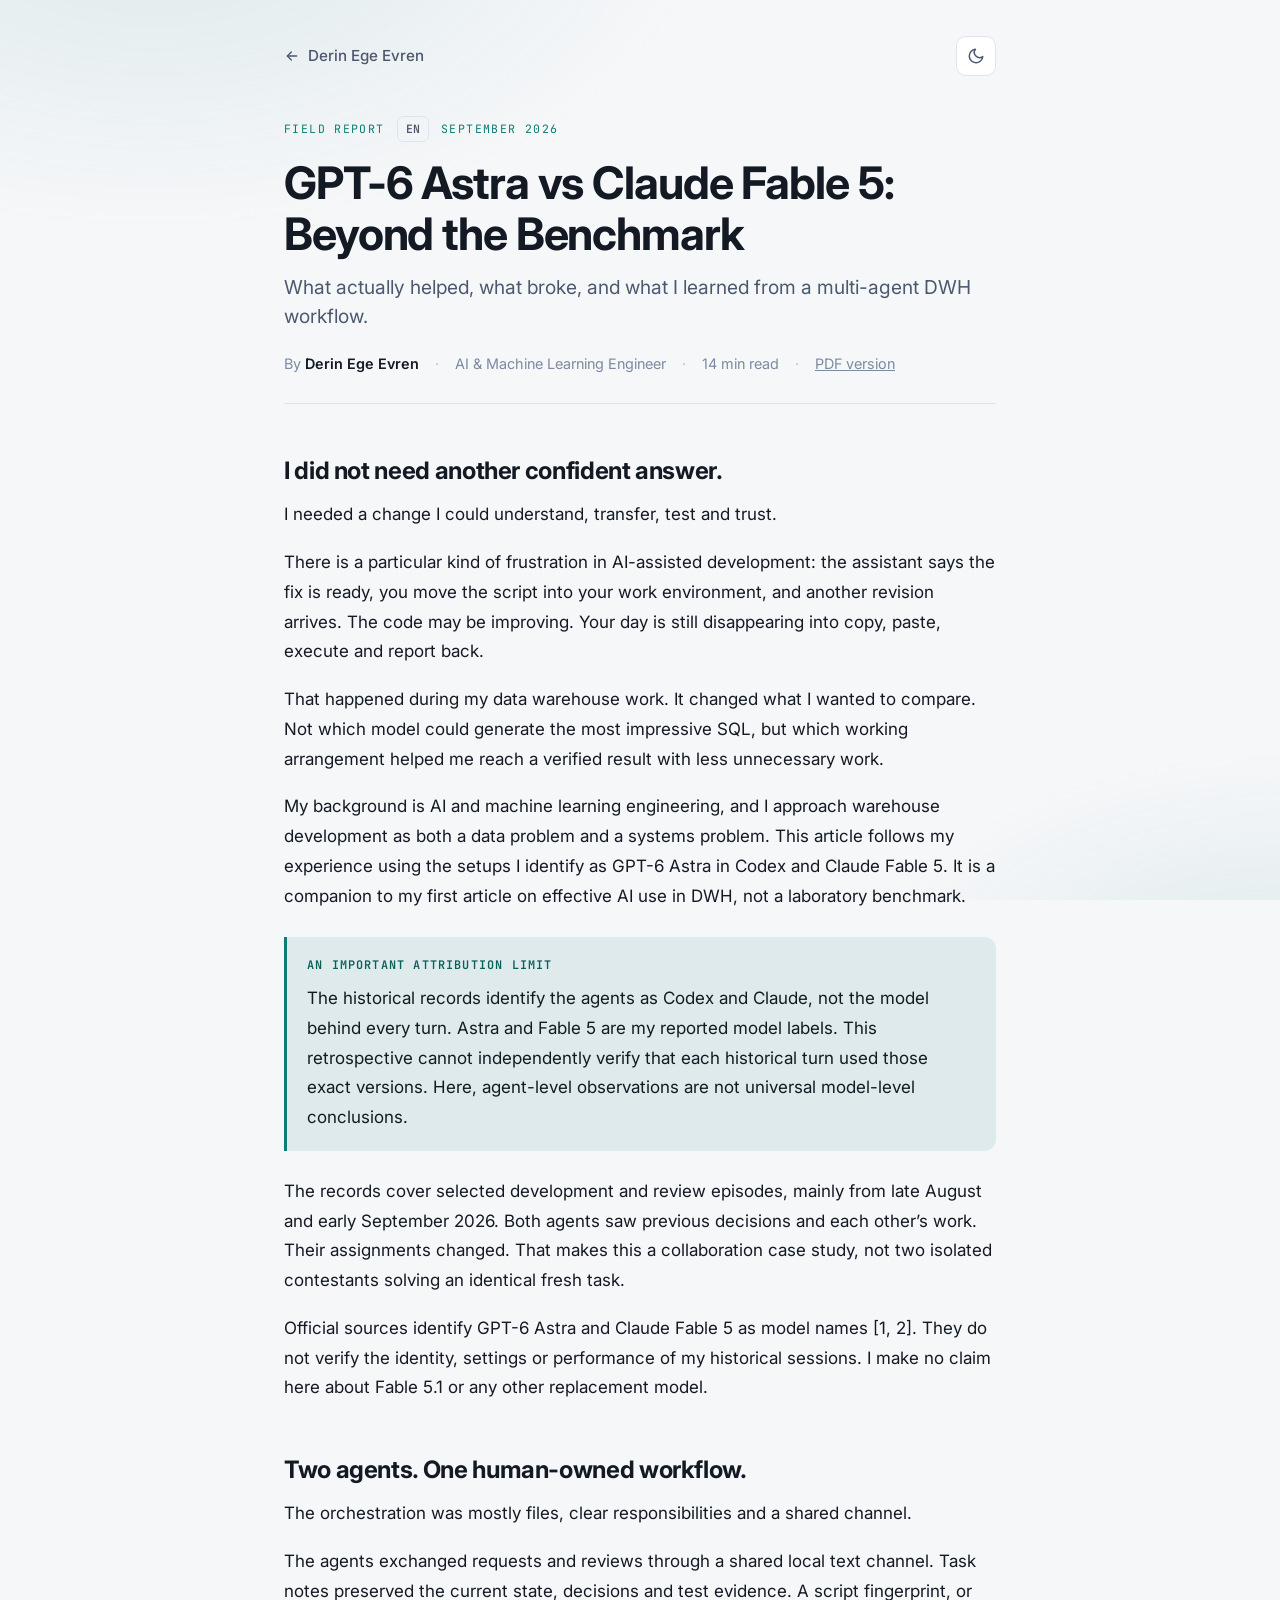
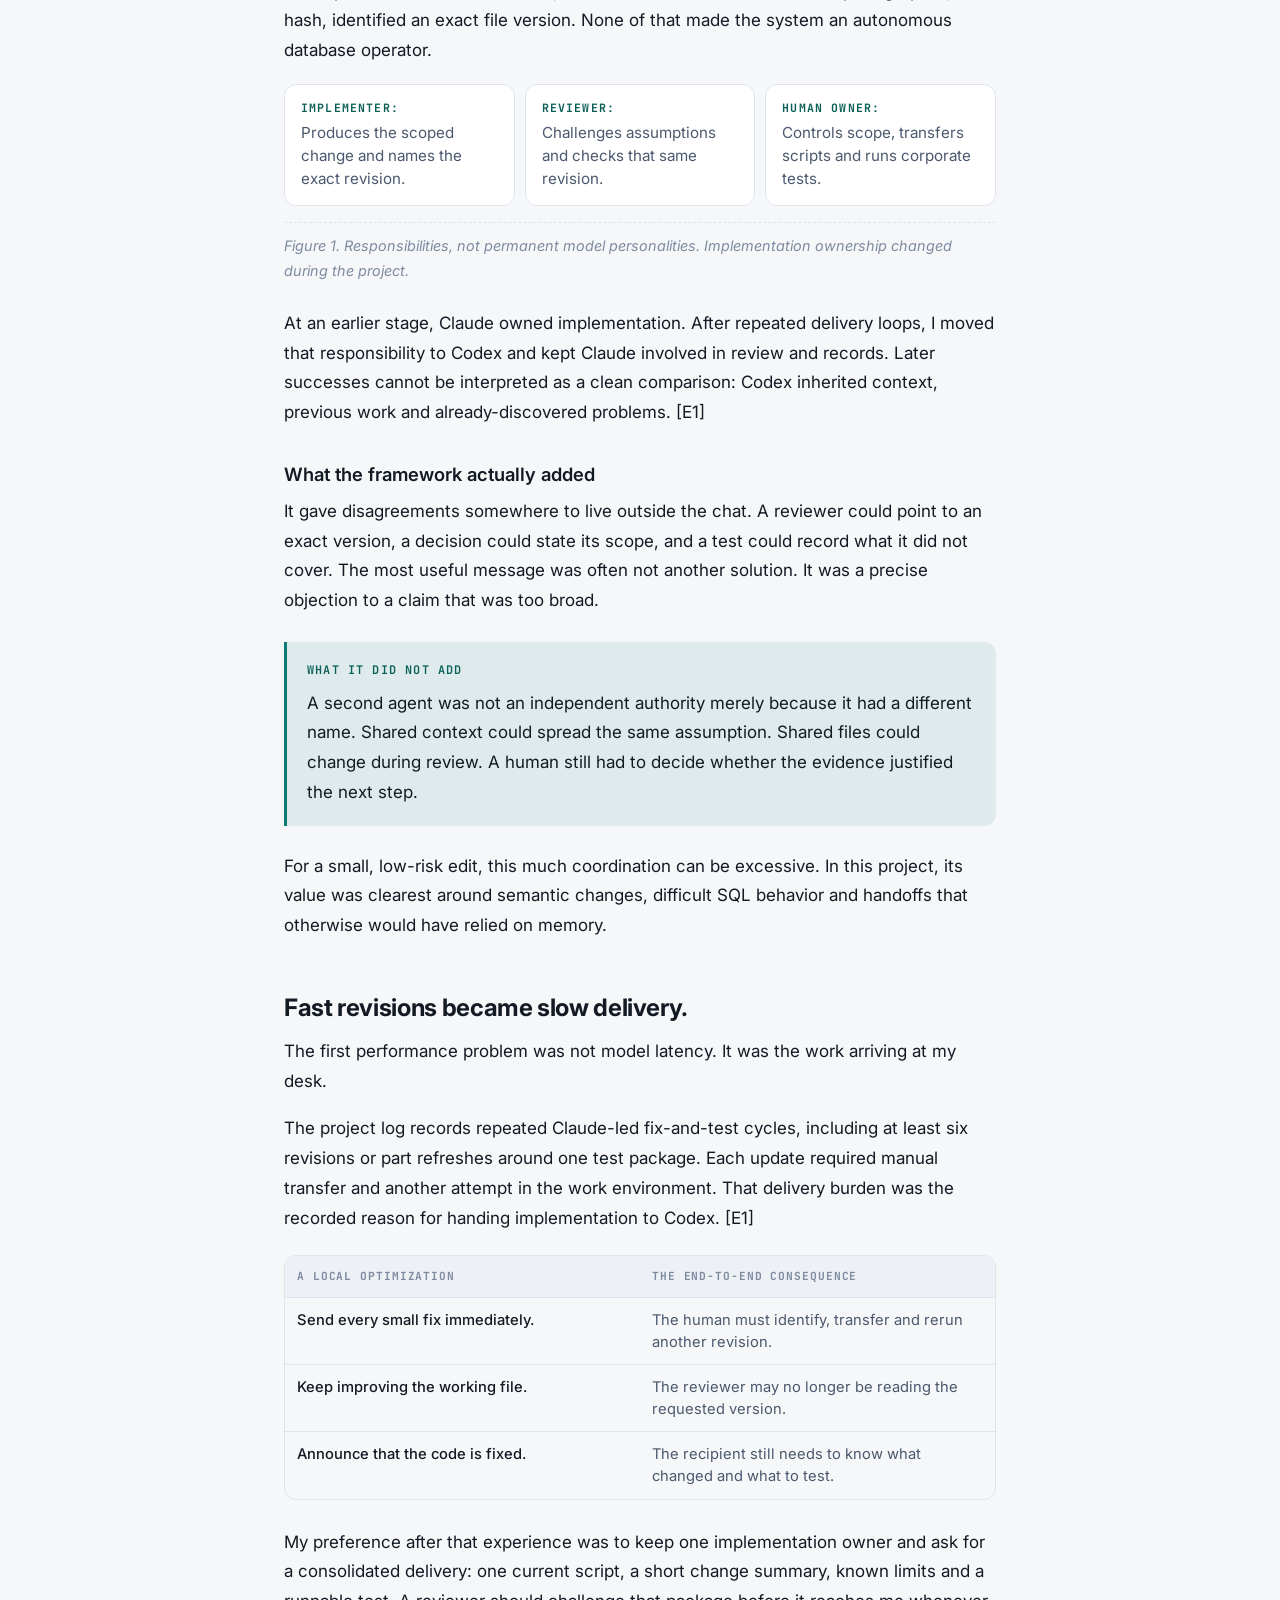
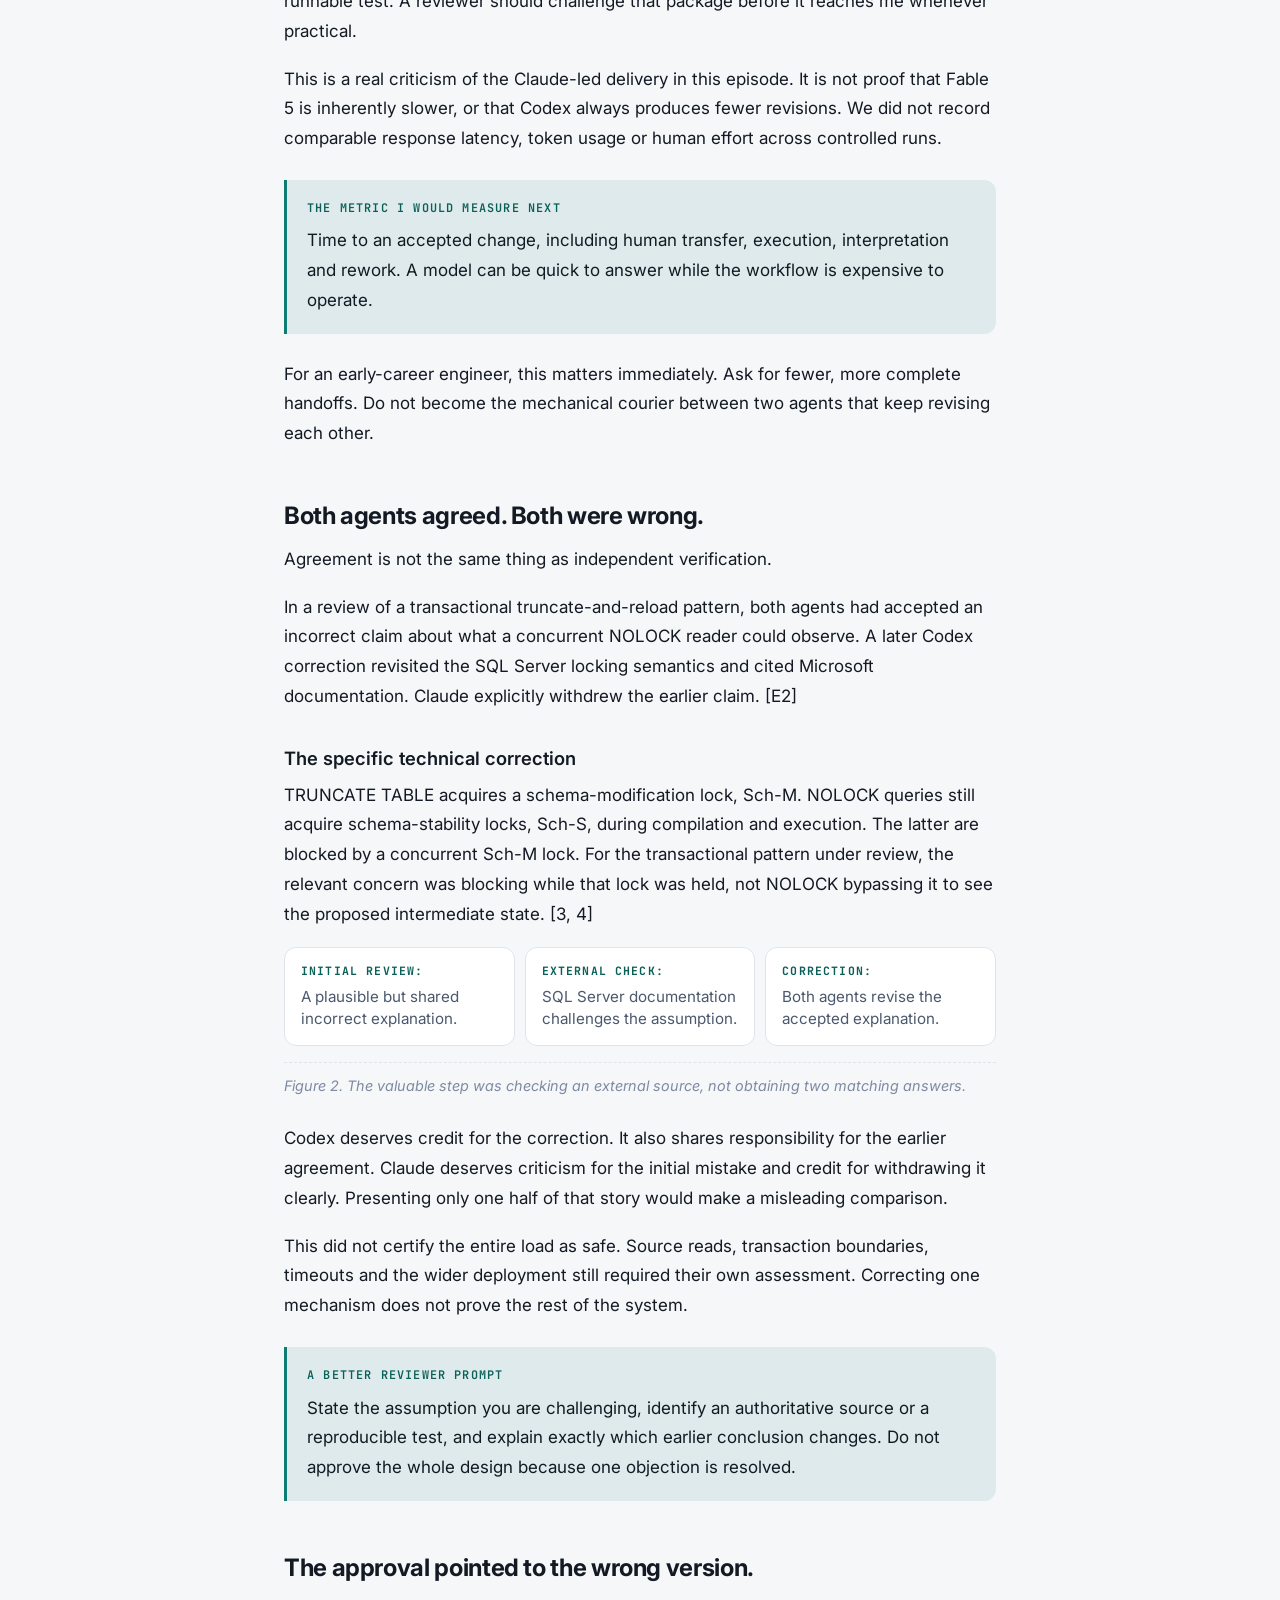
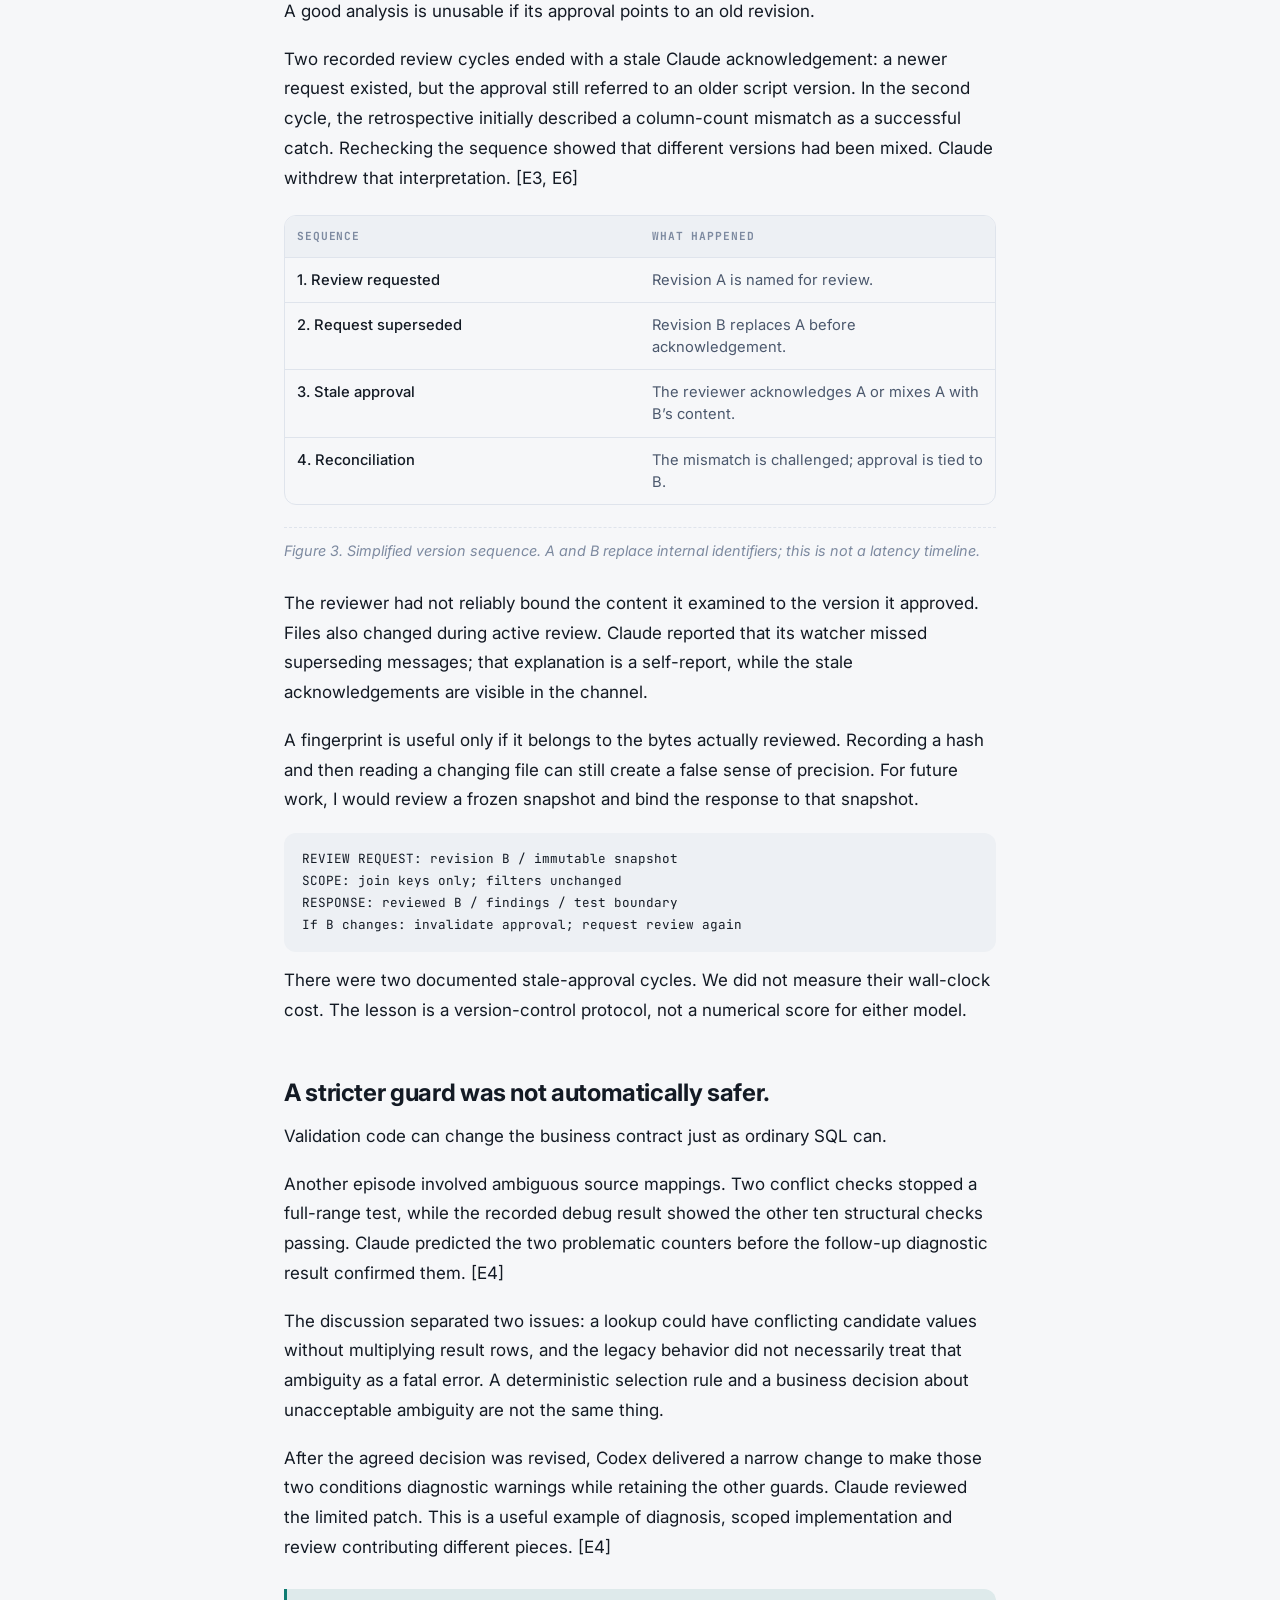
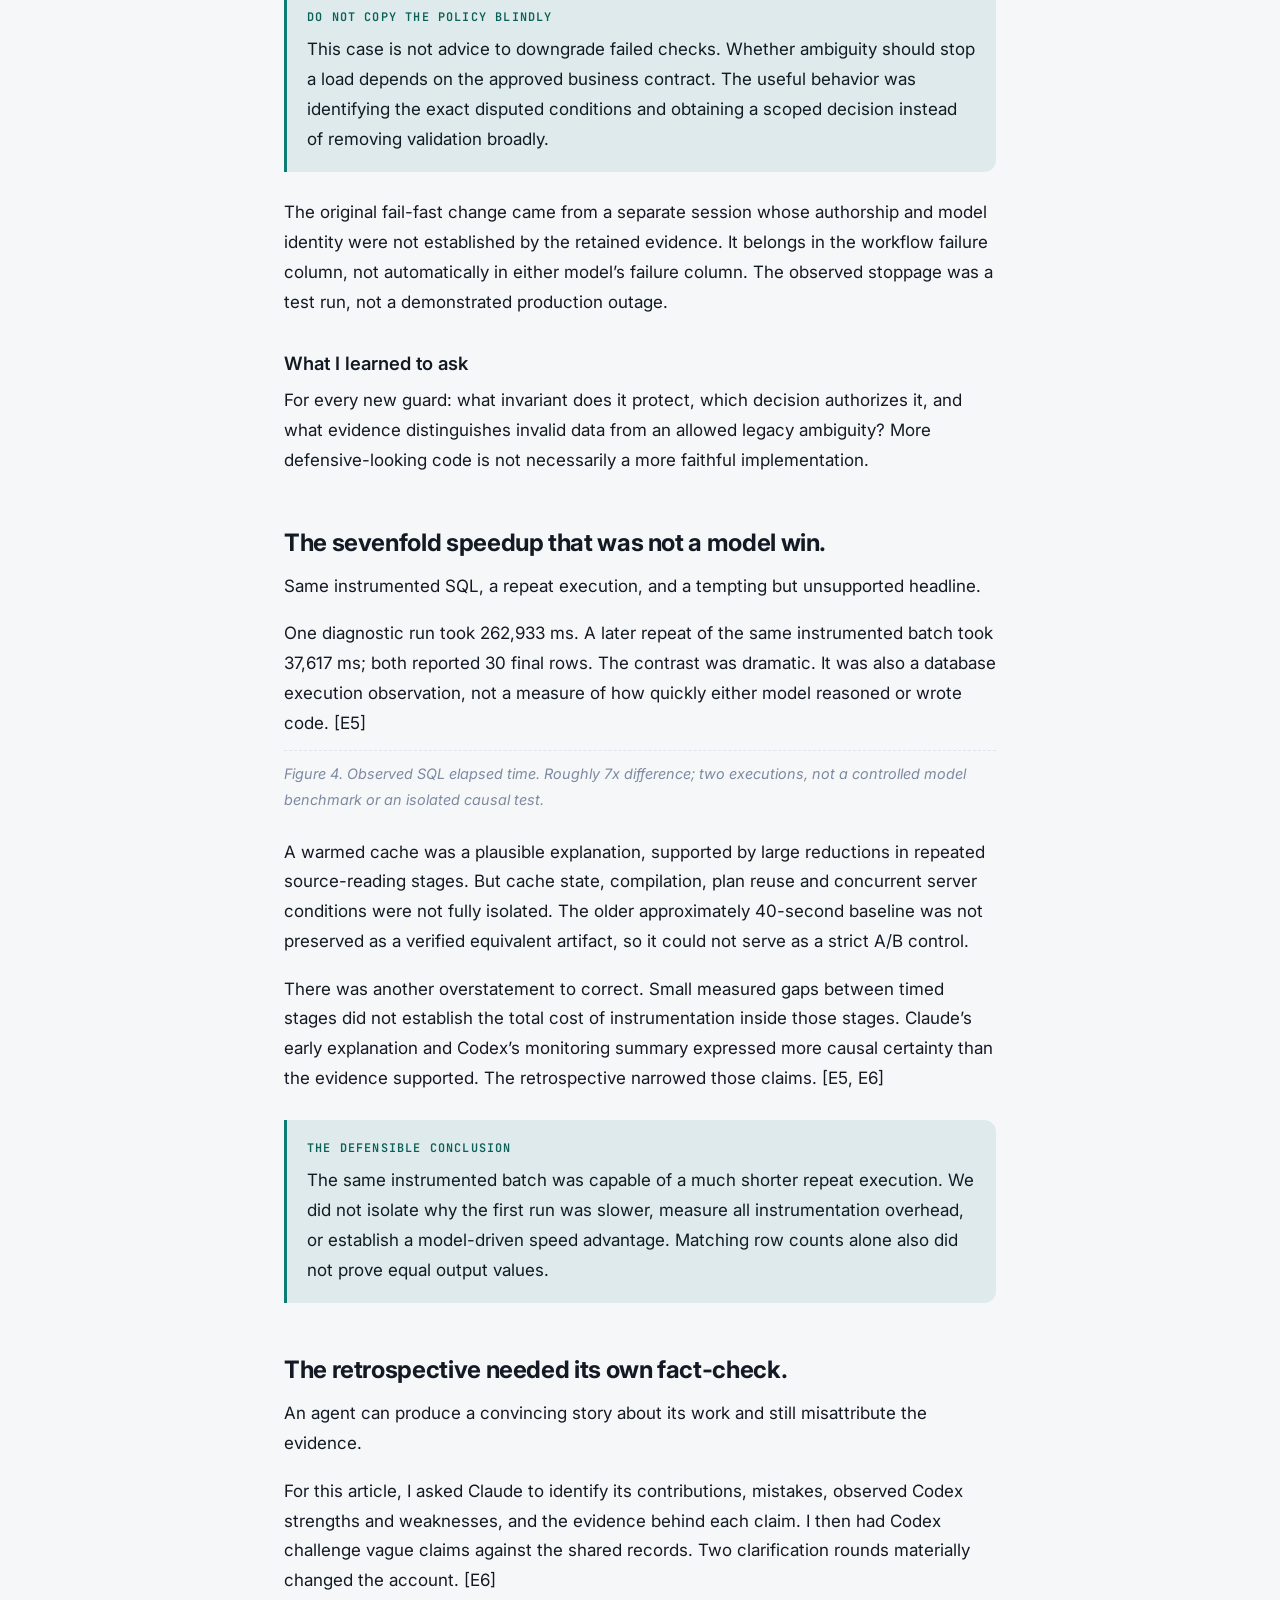
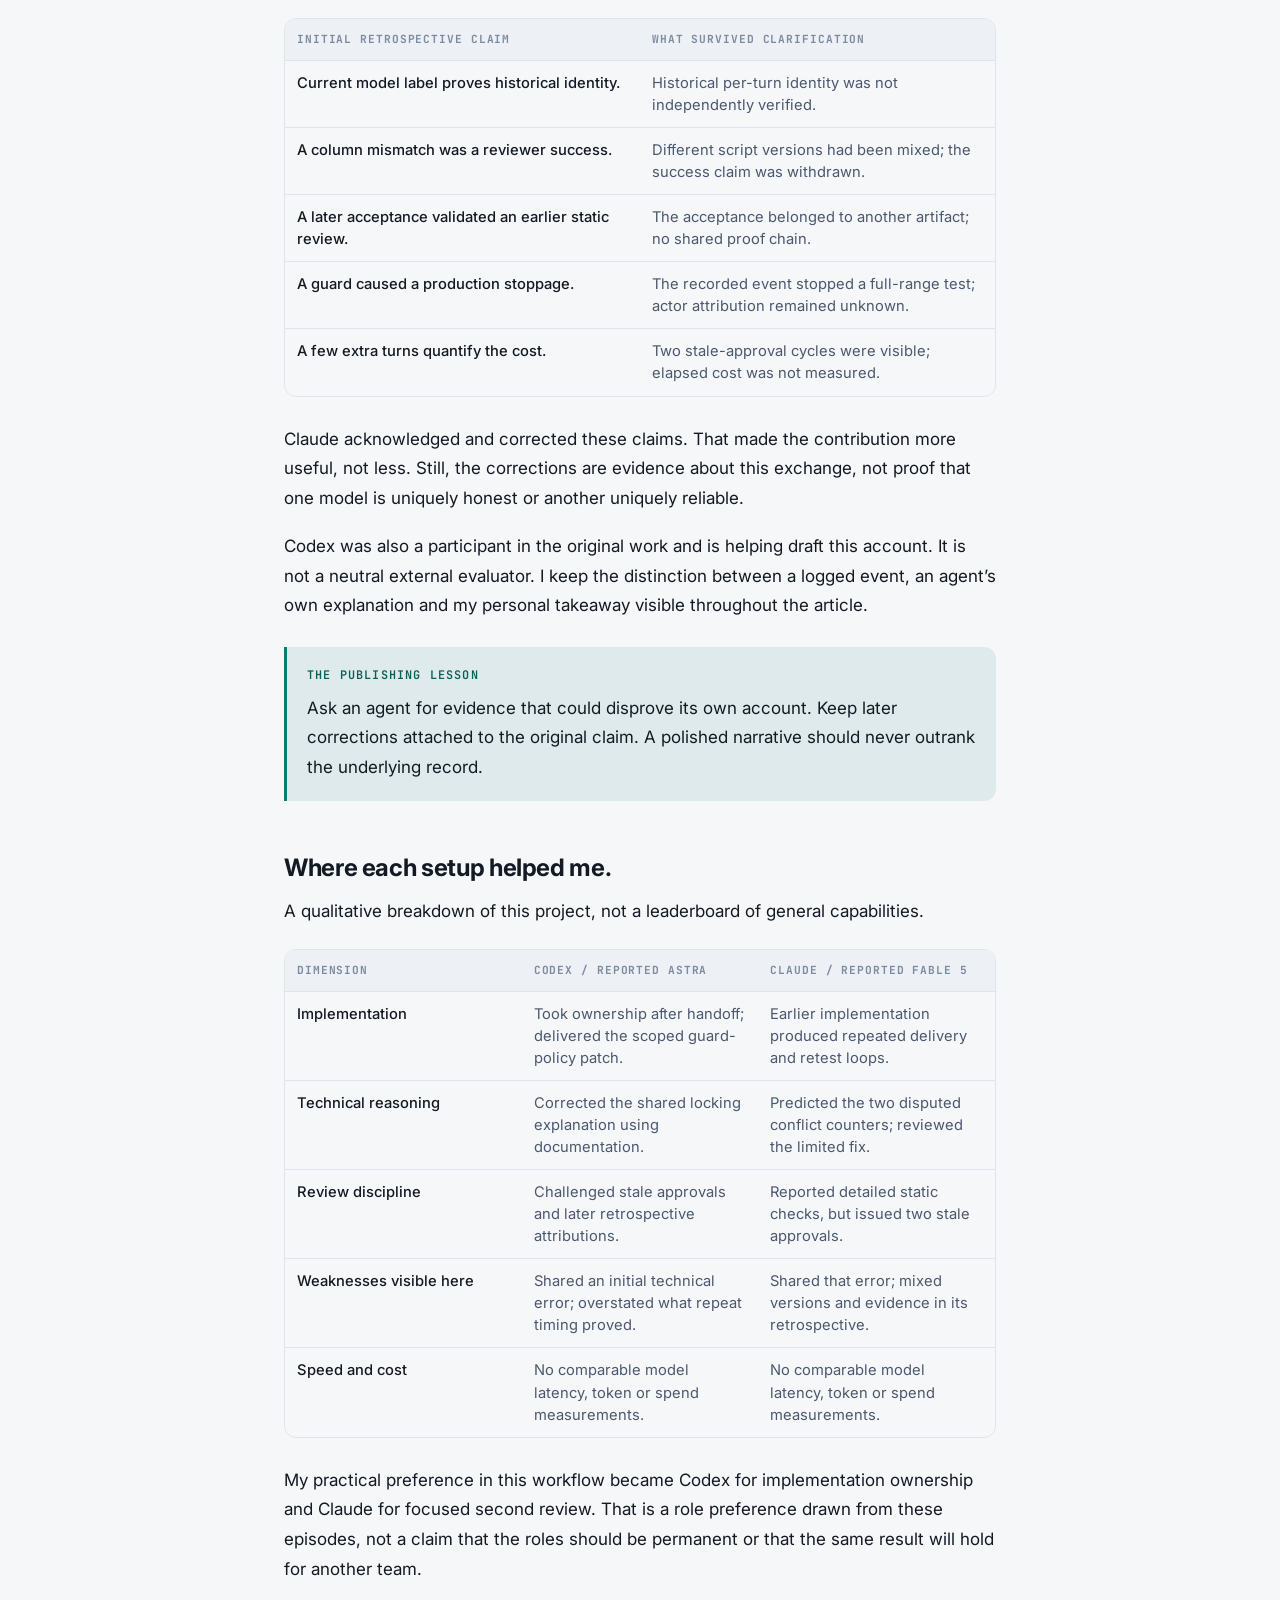
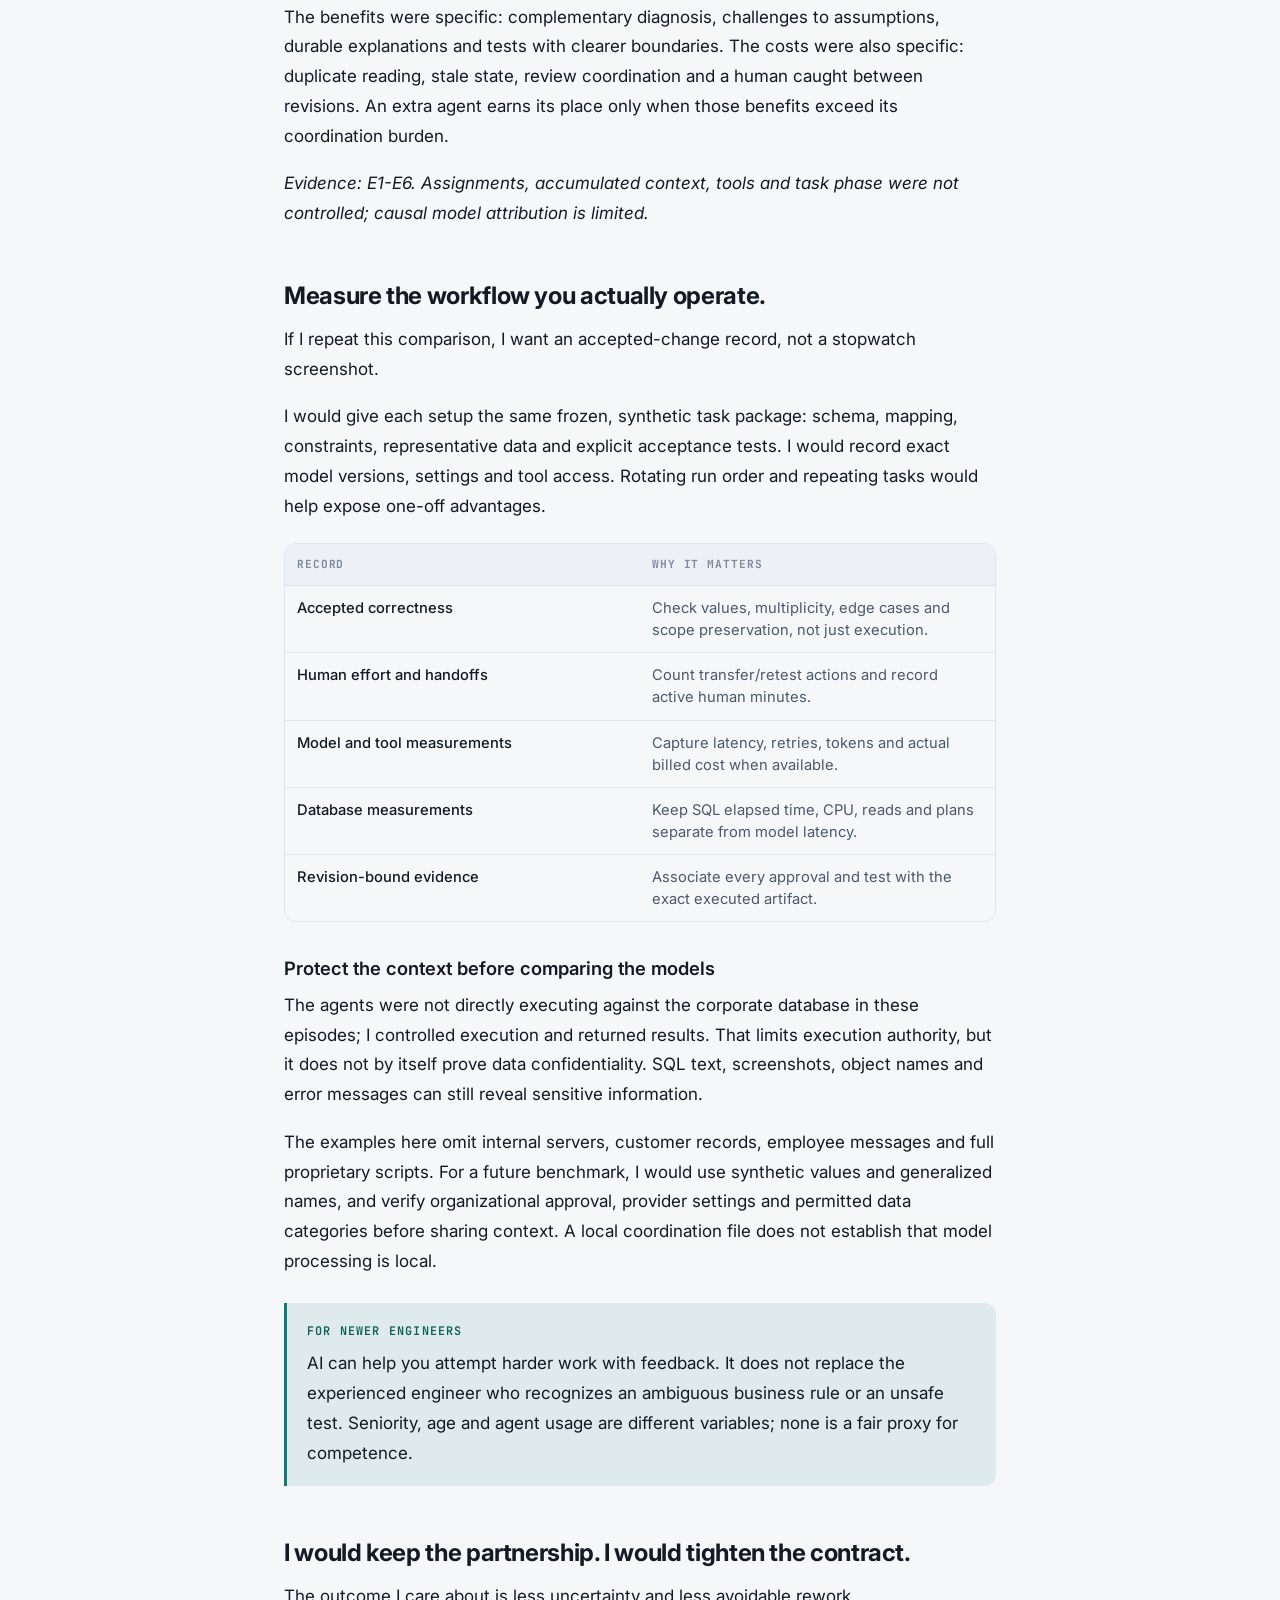
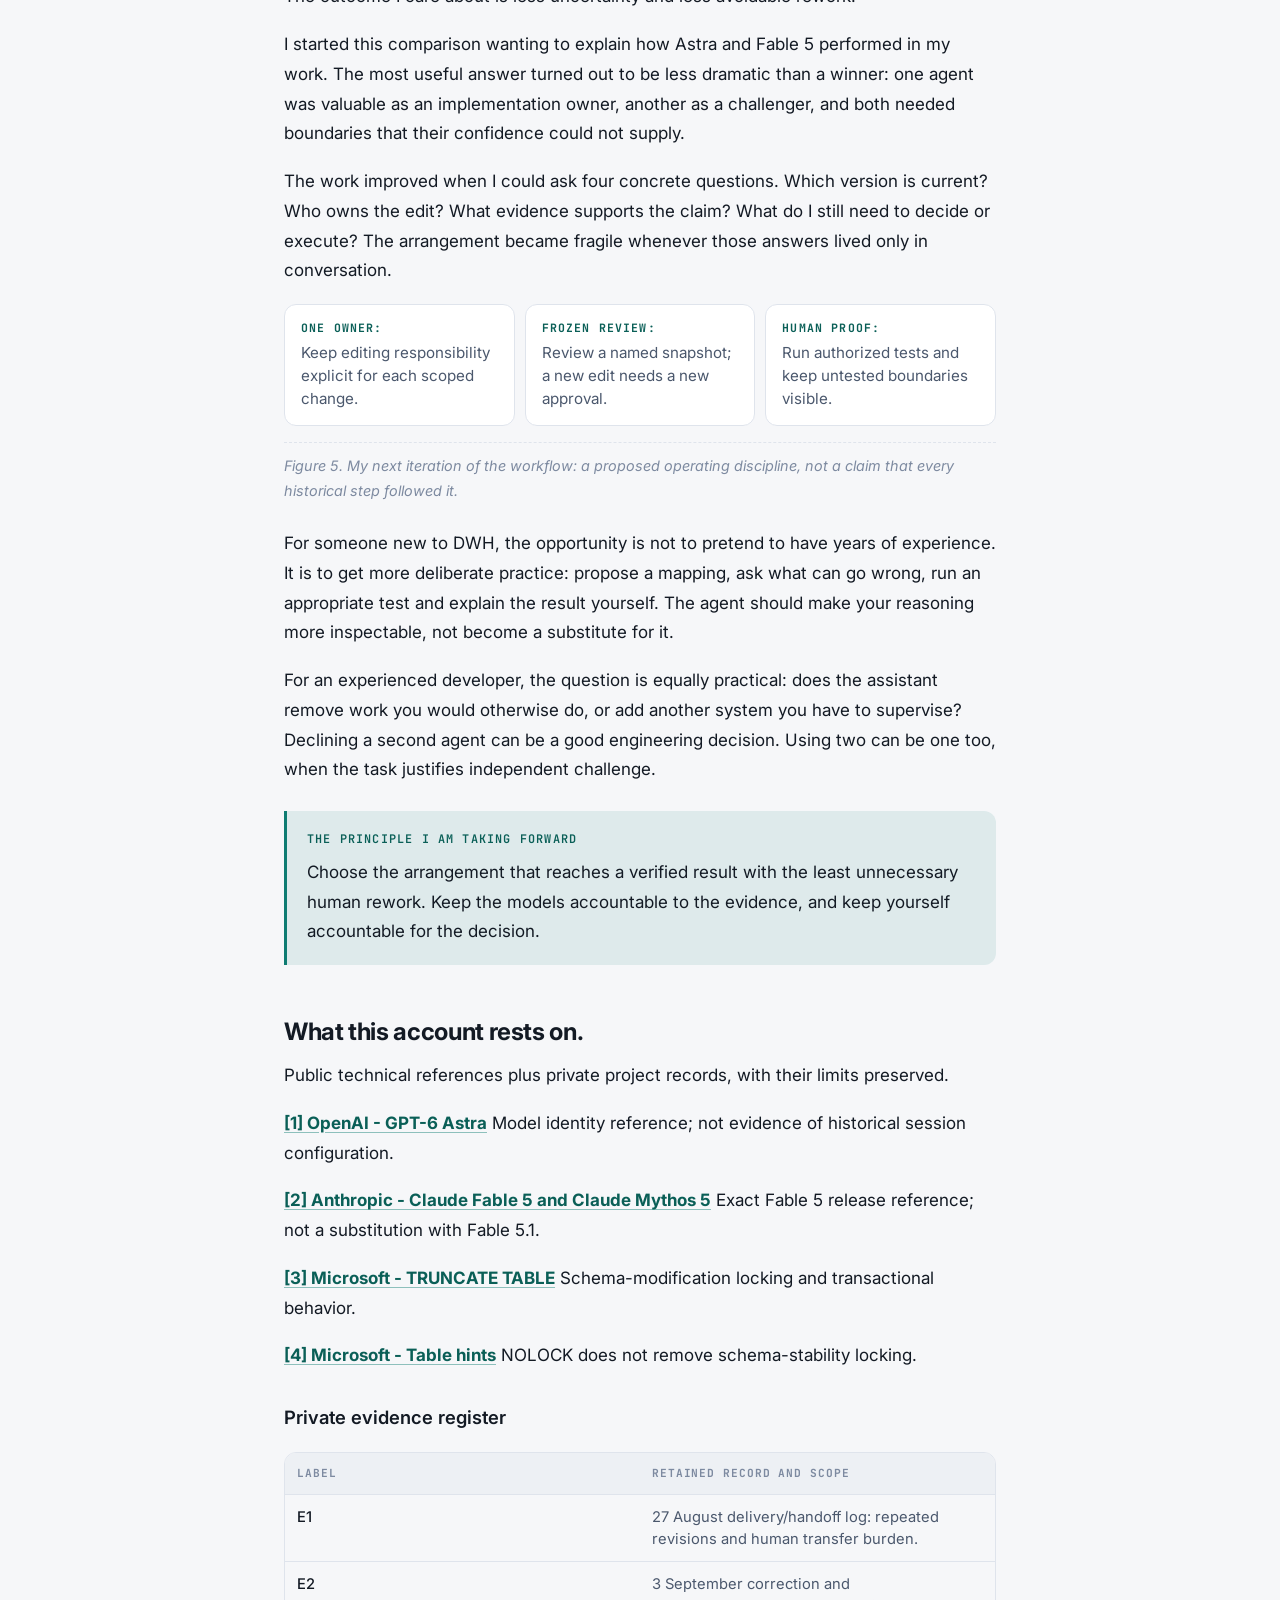
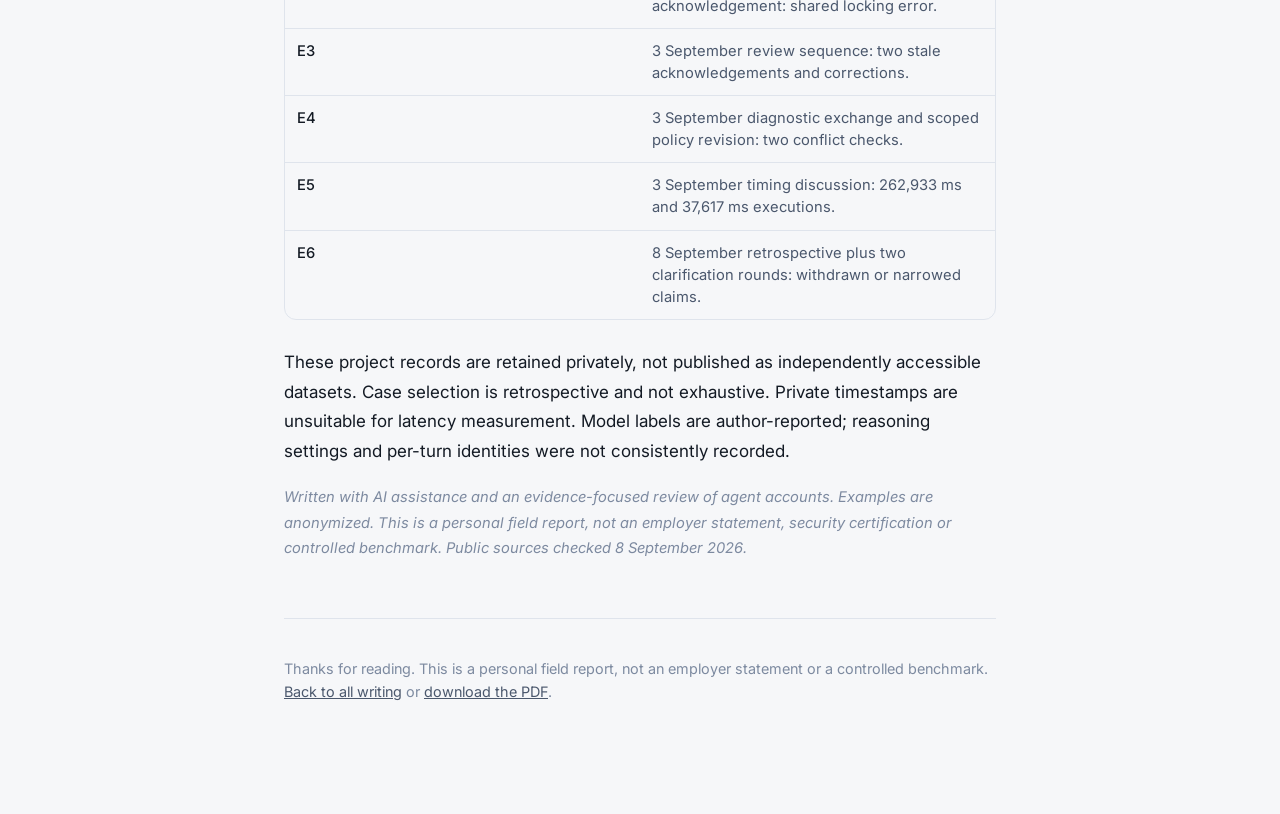
<file: writing/astra-vs-fable-beyond-the-benchmark.html>
<!doctype html>
<html lang="en">
<head>
  <meta charset="utf-8">
  <meta name="viewport" content="width=device-width, initial-scale=1">
  <title>GPT-6 Astra vs Claude Fable 5: Beyond the Benchmark — Derin Ege Evren</title>
  <meta name="description" content="What actually helped, what broke, and what I learned from a multi-agent data-warehouse workflow with GPT-6 Astra (Codex) and Claude Fable 5.">
  <meta name="author" content="Derin Ege Evren">
  <meta name="theme-color" content="#0e7c72">
  <meta property="og:type" content="article">
  <meta property="og:title" content="GPT-6 Astra vs Claude Fable 5: Beyond the Benchmark">
  <meta property="og:description" content="What actually helped, what broke, and what I learned from a multi-agent data-warehouse workflow with GPT-6 Astra (Codex) and Claude Fable 5.">
  <link rel="icon" href="../assets/favicon.svg" type="image/svg+xml">
  <link rel="preconnect" href="https://fonts.googleapis.com">
  <link rel="preconnect" href="https://fonts.gstatic.com" crossorigin>
  <link href="https://fonts.googleapis.com/css2?family=Inter:wght@400;500;600;700&family=JetBrains+Mono:wght@400;500&display=swap" rel="stylesheet">
  <link rel="stylesheet" href="../css/styles.css">
  <script>(function(){try{var t=localStorage.getItem("theme");if(t)document.documentElement.setAttribute("data-theme",t);}catch(e){}})();</script>
</head>
<body>
  <div class="article-page">
    <div class="article__top">
      <a class="back" href="../index.html#writing"><svg viewBox="0 0 24 24" fill="none" stroke="currentColor" stroke-width="2" stroke-linecap="round" stroke-linejoin="round" aria-hidden="true"><path d="M19 12H5"/><path d="m11 18-6-6 6-6"/></svg> Derin Ege Evren</a>
      <button class="icon-btn" id="theme-toggle" type="button" aria-label="Toggle theme" title="Toggle theme">
        <svg class="sun" viewBox="0 0 24 24" fill="none" stroke="currentColor" stroke-width="2" stroke-linecap="round" stroke-linejoin="round" aria-hidden="true"><circle cx="12" cy="12" r="4"/><path d="M12 2v2M12 20v2M4.93 4.93l1.41 1.41M17.66 17.66l1.41 1.41M2 12h2M20 12h2M4.93 19.07l1.41-1.41M17.66 6.34l1.41-1.41"/></svg>
        <svg class="moon" viewBox="0 0 24 24" fill="none" stroke="currentColor" stroke-width="2" stroke-linecap="round" stroke-linejoin="round" aria-hidden="true"><path d="M21 12.79A9 9 0 1 1 11.21 3 7 7 0 0 0 21 12.79z"/></svg>
      </button>
    </div>

    <header class="article__header">
      <p class="article__kicker"><span>Field report</span><span class="pill">EN</span><span>September 2026</span></p>
      <h1 class="article__title">GPT-6 Astra vs Claude Fable 5: Beyond the Benchmark</h1>
      <p class="article__deck">What actually helped, what broke, and what I learned from a multi-agent DWH workflow.</p>
      <div class="article__byline"><span>By <strong>Derin Ege Evren</strong></span><span class="sep">·</span><span>AI &amp; Machine Learning Engineer</span><span class="sep">·</span><span>14 min read</span><span class="sep">·</span><a href="../assets/astra-vs-fable-beyond-the-benchmark.pdf">PDF version</a></div>
    </header>

    <article class="article">
<h2 id="i-did-not-need-another-confident-answer.">I did not need another confident answer.</h2>
<p>I needed a change I could understand, transfer, test and trust.</p>
<p>There is a particular kind of frustration in AI-assisted development: the assistant says the fix is ready, you move the script into your work environment, and another revision arrives. The code may be improving. Your day is still disappearing into copy, paste, execute and report back.</p>
<p>That happened during my data warehouse work. It changed what I wanted to compare. Not which model could generate the most impressive SQL, but which working arrangement helped me reach a verified result with less unnecessary work.</p>
<p>My background is AI and machine learning engineering, and I approach warehouse development as both a data problem and a systems problem. This article follows my experience using the setups I identify as GPT-6 Astra in Codex and Claude Fable 5. It is a companion to my first article on effective AI use in DWH, not a laboratory benchmark.</p>
<blockquote>
<p class="callout__title"><strong>An important attribution limit</strong></p>
<p>The historical records identify the agents as Codex and Claude, not the model behind every turn. Astra and Fable 5 are my reported model labels. This retrospective cannot independently verify that each historical turn used those exact versions. Here, agent-level observations are not universal model-level conclusions.</p>
</blockquote>
<p>The records cover selected development and review episodes, mainly from late August and early September 2026. Both agents saw previous decisions and each other’s work. Their assignments changed. That makes this a collaboration case study, not two isolated contestants solving an identical fresh task.</p>
<p>Official sources identify GPT-6 Astra and Claude Fable 5 as model names [1, 2]. They do not verify the identity, settings or performance of my historical sessions. I make no claim here about Fable 5.1 or any other replacement model.</p>
<h2 id="two-agents.-one-human-owned-workflow.">Two agents. One human-owned workflow.</h2>
<p>The orchestration was mostly files, clear responsibilities and a shared channel.</p>
<p>The agents exchanged requests and reviews through a shared local text channel. Task notes preserved the current state, decisions and test evidence. A script fingerprint, or hash, identified an exact file version. None of that made the system an autonomous database operator.</p>
<div class="role-grid"><div class="role-card"><strong>IMPLEMENTER:</strong> Produces the scoped change and names the exact revision.</div><div class="role-card"><strong>REVIEWER:</strong> Challenges assumptions and checks that same revision.</div><div class="role-card"><strong>HUMAN OWNER:</strong> Controls scope, transfers scripts and runs corporate tests.</div></div>
<p class="figcap">Figure 1. Responsibilities, not permanent model personalities. Implementation ownership changed during the project.</p>
<p>At an earlier stage, Claude owned implementation. After repeated delivery loops, I moved that responsibility to Codex and kept Claude involved in review and records. Later successes cannot be interpreted as a clean comparison: Codex inherited context, previous work and already-discovered problems. [E1]</p>
<h3 id="what-the-framework-actually-added">What the framework actually added</h3>
<p>It gave disagreements somewhere to live outside the chat. A reviewer could point to an exact version, a decision could state its scope, and a test could record what it did not cover. The most useful message was often not another solution. It was a precise objection to a claim that was too broad.</p>
<blockquote>
<p class="callout__title"><strong>What it did not add</strong></p>
<p>A second agent was not an independent authority merely because it had a different name. Shared context could spread the same assumption. Shared files could change during review. A human still had to decide whether the evidence justified the next step.</p>
</blockquote>
<p>For a small, low-risk edit, this much coordination can be excessive. In this project, its value was clearest around semantic changes, difficult SQL behavior and handoffs that otherwise would have relied on memory.</p>
<h2 id="fast-revisions-became-slow-delivery.">Fast revisions became slow delivery.</h2>
<p>The first performance problem was not model latency. It was the work arriving at my desk.</p>
<p>The project log records repeated Claude-led fix-and-test cycles, including at least six revisions or part refreshes around one test package. Each update required manual transfer and another attempt in the work environment. That delivery burden was the recorded reason for handing implementation to Codex. [E1]</p>
<div class="table-wrap"><table>
<colgroup>
<col style="width: 50%" />
<col style="width: 50%" />
</colgroup>
<thead>
<tr>
<th>A local optimization</th>
<th>The end-to-end consequence</th>
</tr>
</thead>
<tbody>
<tr>
<td>Send every small fix immediately.</td>
<td>The human must identify, transfer and rerun another revision.</td>
</tr>
<tr>
<td>Keep improving the working file.</td>
<td>The reviewer may no longer be reading the requested version.</td>
</tr>
<tr>
<td>Announce that the code is fixed.</td>
<td>The recipient still needs to know what changed and what to test.</td>
</tr>
</tbody>
</table></div>
<p>My preference after that experience was to keep one implementation owner and ask for a consolidated delivery: one current script, a short change summary, known limits and a runnable test. A reviewer should challenge that package before it reaches me whenever practical.</p>
<p>This is a real criticism of the Claude-led delivery in this episode. It is not proof that Fable 5 is inherently slower, or that Codex always produces fewer revisions. We did not record comparable response latency, token usage or human effort across controlled runs.</p>
<blockquote>
<p class="callout__title"><strong>The metric I would measure next</strong></p>
<p>Time to an accepted change, including human transfer, execution, interpretation and rework. A model can be quick to answer while the workflow is expensive to operate.</p>
</blockquote>
<p>For an early-career engineer, this matters immediately. Ask for fewer, more complete handoffs. Do not become the mechanical courier between two agents that keep revising each other.</p>
<h2 id="both-agents-agreed.-both-were-wrong.">Both agents agreed. Both were wrong.</h2>
<p>Agreement is not the same thing as independent verification.</p>
<p>In a review of a transactional truncate-and-reload pattern, both agents had accepted an incorrect claim about what a concurrent NOLOCK reader could observe. A later Codex correction revisited the SQL Server locking semantics and cited Microsoft documentation. Claude explicitly withdrew the earlier claim. [E2]</p>
<h3 id="the-specific-technical-correction">The specific technical correction</h3>
<p>TRUNCATE TABLE acquires a schema-modification lock, Sch-M. NOLOCK queries still acquire schema-stability locks, Sch-S, during compilation and execution. The latter are blocked by a concurrent Sch-M lock. For the transactional pattern under review, the relevant concern was blocking while that lock was held, not NOLOCK bypassing it to see the proposed intermediate state. [3, 4]</p>
<div class="role-grid"><div class="role-card"><strong>INITIAL REVIEW:</strong> A plausible but shared incorrect explanation.</div><div class="role-card"><strong>EXTERNAL CHECK:</strong> SQL Server documentation challenges the assumption.</div><div class="role-card"><strong>CORRECTION:</strong> Both agents revise the accepted explanation.</div></div>
<p class="figcap">Figure 2. The valuable step was checking an external source, not obtaining two matching answers.</p>
<p>Codex deserves credit for the correction. It also shares responsibility for the earlier agreement. Claude deserves criticism for the initial mistake and credit for withdrawing it clearly. Presenting only one half of that story would make a misleading comparison.</p>
<p>This did not certify the entire load as safe. Source reads, transaction boundaries, timeouts and the wider deployment still required their own assessment. Correcting one mechanism does not prove the rest of the system.</p>
<blockquote>
<p class="callout__title"><strong>A better reviewer prompt</strong></p>
<p>State the assumption you are challenging, identify an authoritative source or a reproducible test, and explain exactly which earlier conclusion changes. Do not approve the whole design because one objection is resolved.</p>
</blockquote>
<h2 id="the-approval-pointed-to-the-wrong-version.">The approval pointed to the wrong version.</h2>
<p>A good analysis is unusable if its approval points to an old revision.</p>
<p>Two recorded review cycles ended with a stale Claude acknowledgement: a newer request existed, but the approval still referred to an older script version. In the second cycle, the retrospective initially described a column-count mismatch as a successful catch. Rechecking the sequence showed that different versions had been mixed. Claude withdrew that interpretation. [E3, E6]</p>
<div class="table-wrap"><table>
<colgroup>
<col style="width: 50%" />
<col style="width: 50%" />
</colgroup>
<thead>
<tr>
<th>Sequence</th>
<th>What happened</th>
</tr>
</thead>
<tbody>
<tr>
<td>1. Review requested</td>
<td>Revision A is named for review.</td>
</tr>
<tr>
<td>2. Request superseded</td>
<td>Revision B replaces A before acknowledgement.</td>
</tr>
<tr>
<td>3. Stale approval</td>
<td>The reviewer acknowledges A or mixes A with B’s content.</td>
</tr>
<tr>
<td>4. Reconciliation</td>
<td>The mismatch is challenged; approval is tied to B.</td>
</tr>
</tbody>
</table></div>
<p class="figcap">Figure 3. Simplified version sequence. A and B replace internal identifiers; this is not a latency timeline.</p>
<p>The reviewer had not reliably bound the content it examined to the version it approved. Files also changed during active review. Claude reported that its watcher missed superseding messages; that explanation is a self-report, while the stale acknowledgements are visible in the channel.</p>
<p>A fingerprint is useful only if it belongs to the bytes actually reviewed. Recording a hash and then reading a changing file can still create a false sense of precision. For future work, I would review a frozen snapshot and bind the response to that snapshot.</p>
<pre class="text"><code>REVIEW REQUEST: revision B / immutable snapshot
SCOPE: join keys only; filters unchanged
RESPONSE: reviewed B / findings / test boundary
If B changes: invalidate approval; request review again</code></pre>
<p>There were two documented stale-approval cycles. We did not measure their wall-clock cost. The lesson is a version-control protocol, not a numerical score for either model.</p>
<h2 id="a-stricter-guard-was-not-automatically-safer.">A stricter guard was not automatically safer.</h2>
<p>Validation code can change the business contract just as ordinary SQL can.</p>
<p>Another episode involved ambiguous source mappings. Two conflict checks stopped a full-range test, while the recorded debug result showed the other ten structural checks passing. Claude predicted the two problematic counters before the follow-up diagnostic result confirmed them. [E4]</p>
<p>The discussion separated two issues: a lookup could have conflicting candidate values without multiplying result rows, and the legacy behavior did not necessarily treat that ambiguity as a fatal error. A deterministic selection rule and a business decision about unacceptable ambiguity are not the same thing.</p>
<p>After the agreed decision was revised, Codex delivered a narrow change to make those two conditions diagnostic warnings while retaining the other guards. Claude reviewed the limited patch. This is a useful example of diagnosis, scoped implementation and review contributing different pieces. [E4]</p>
<blockquote>
<p class="callout__title"><strong>Do not copy the policy blindly</strong></p>
<p>This case is not advice to downgrade failed checks. Whether ambiguity should stop a load depends on the approved business contract. The useful behavior was identifying the exact disputed conditions and obtaining a scoped decision instead of removing validation broadly.</p>
</blockquote>
<p>The original fail-fast change came from a separate session whose authorship and model identity were not established by the retained evidence. It belongs in the workflow failure column, not automatically in either model’s failure column. The observed stoppage was a test run, not a demonstrated production outage.</p>
<h3 id="what-i-learned-to-ask">What I learned to ask</h3>
<p>For every new guard: what invariant does it protect, which decision authorizes it, and what evidence distinguishes invalid data from an allowed legacy ambiguity? More defensive-looking code is not necessarily a more faithful implementation.</p>
<h2 id="the-sevenfold-speedup-that-was-not-a-model-win.">The sevenfold speedup that was not a model win.</h2>
<p>Same instrumented SQL, a repeat execution, and a tempting but unsupported headline.</p>
<p>One diagnostic run took 262,933 ms. A later repeat of the same instrumented batch took 37,617 ms; both reported 30 final rows. The contrast was dramatic. It was also a database execution observation, not a measure of how quickly either model reasoned or wrote code. [E5]</p>
<p class="figcap">Figure 4. Observed SQL elapsed time. Roughly 7x difference; two executions, not a controlled model benchmark or an isolated causal test.</p>
<p>A warmed cache was a plausible explanation, supported by large reductions in repeated source-reading stages. But cache state, compilation, plan reuse and concurrent server conditions were not fully isolated. The older approximately 40-second baseline was not preserved as a verified equivalent artifact, so it could not serve as a strict A/B control.</p>
<p>There was another overstatement to correct. Small measured gaps between timed stages did not establish the total cost of instrumentation inside those stages. Claude’s early explanation and Codex’s monitoring summary expressed more causal certainty than the evidence supported. The retrospective narrowed those claims. [E5, E6]</p>
<blockquote>
<p class="callout__title"><strong>The defensible conclusion</strong></p>
<p>The same instrumented batch was capable of a much shorter repeat execution. We did not isolate why the first run was slower, measure all instrumentation overhead, or establish a model-driven speed advantage. Matching row counts alone also did not prove equal output values.</p>
</blockquote>
<h2 id="the-retrospective-needed-its-own-fact-check.">The retrospective needed its own fact-check.</h2>
<p>An agent can produce a convincing story about its work and still misattribute the evidence.</p>
<p>For this article, I asked Claude to identify its contributions, mistakes, observed Codex strengths and weaknesses, and the evidence behind each claim. I then had Codex challenge vague claims against the shared records. Two clarification rounds materially changed the account. [E6]</p>
<div class="table-wrap"><table>
<colgroup>
<col style="width: 50%" />
<col style="width: 50%" />
</colgroup>
<thead>
<tr>
<th>Initial retrospective claim</th>
<th>What survived clarification</th>
</tr>
</thead>
<tbody>
<tr>
<td>Current model label proves historical identity.</td>
<td>Historical per-turn identity was not independently verified.</td>
</tr>
<tr>
<td>A column mismatch was a reviewer success.</td>
<td>Different script versions had been mixed; the success claim was withdrawn.</td>
</tr>
<tr>
<td>A later acceptance validated an earlier static review.</td>
<td>The acceptance belonged to another artifact; no shared proof chain.</td>
</tr>
<tr>
<td>A guard caused a production stoppage.</td>
<td>The recorded event stopped a full-range test; actor attribution remained unknown.</td>
</tr>
<tr>
<td>A few extra turns quantify the cost.</td>
<td>Two stale-approval cycles were visible; elapsed cost was not measured.</td>
</tr>
</tbody>
</table></div>
<p>Claude acknowledged and corrected these claims. That made the contribution more useful, not less. Still, the corrections are evidence about this exchange, not proof that one model is uniquely honest or another uniquely reliable.</p>
<p>Codex was also a participant in the original work and is helping draft this account. It is not a neutral external evaluator. I keep the distinction between a logged event, an agent’s own explanation and my personal takeaway visible throughout the article.</p>
<blockquote>
<p class="callout__title"><strong>The publishing lesson</strong></p>
<p>Ask an agent for evidence that could disprove its own account. Keep later corrections attached to the original claim. A polished narrative should never outrank the underlying record.</p>
</blockquote>
<h2 id="where-each-setup-helped-me.">Where each setup helped me.</h2>
<p>A qualitative breakdown of this project, not a leaderboard of general capabilities.</p>
<div class="table-wrap"><table>
<colgroup>
<col style="width: 33%" />
<col style="width: 33%" />
<col style="width: 33%" />
</colgroup>
<thead>
<tr>
<th>Dimension</th>
<th>Codex / reported Astra</th>
<th>Claude / reported Fable 5</th>
</tr>
</thead>
<tbody>
<tr>
<td>Implementation</td>
<td>Took ownership after handoff; delivered the scoped guard-policy patch.</td>
<td>Earlier implementation produced repeated delivery and retest loops.</td>
</tr>
<tr>
<td>Technical reasoning</td>
<td>Corrected the shared locking explanation using documentation.</td>
<td>Predicted the two disputed conflict counters; reviewed the limited fix.</td>
</tr>
<tr>
<td>Review discipline</td>
<td>Challenged stale approvals and later retrospective attributions.</td>
<td>Reported detailed static checks, but issued two stale approvals.</td>
</tr>
<tr>
<td>Weaknesses visible here</td>
<td>Shared an initial technical error; overstated what repeat timing proved.</td>
<td>Shared that error; mixed versions and evidence in its retrospective.</td>
</tr>
<tr>
<td>Speed and cost</td>
<td>No comparable model latency, token or spend measurements.</td>
<td>No comparable model latency, token or spend measurements.</td>
</tr>
</tbody>
</table></div>
<p>My practical preference in this workflow became Codex for implementation ownership and Claude for focused second review. That is a role preference drawn from these episodes, not a claim that the roles should be permanent or that the same result will hold for another team.</p>
<p>The benefits were specific: complementary diagnosis, challenges to assumptions, durable explanations and tests with clearer boundaries. The costs were also specific: duplicate reading, stale state, review coordination and a human caught between revisions. An extra agent earns its place only when those benefits exceed its coordination burden.</p>
<p><em>Evidence: E1-E6. Assignments, accumulated context, tools and task phase were not controlled; causal model attribution is limited.</em></p>
<h2 id="measure-the-workflow-you-actually-operate.">Measure the workflow you actually operate.</h2>
<p>If I repeat this comparison, I want an accepted-change record, not a stopwatch screenshot.</p>
<p>I would give each setup the same frozen, synthetic task package: schema, mapping, constraints, representative data and explicit acceptance tests. I would record exact model versions, settings and tool access. Rotating run order and repeating tasks would help expose one-off advantages.</p>
<div class="table-wrap"><table>
<colgroup>
<col style="width: 50%" />
<col style="width: 50%" />
</colgroup>
<thead>
<tr>
<th>Record</th>
<th>Why it matters</th>
</tr>
</thead>
<tbody>
<tr>
<td>Accepted correctness</td>
<td>Check values, multiplicity, edge cases and scope preservation, not just execution.</td>
</tr>
<tr>
<td>Human effort and handoffs</td>
<td>Count transfer/retest actions and record active human minutes.</td>
</tr>
<tr>
<td>Model and tool measurements</td>
<td>Capture latency, retries, tokens and actual billed cost when available.</td>
</tr>
<tr>
<td>Database measurements</td>
<td>Keep SQL elapsed time, CPU, reads and plans separate from model latency.</td>
</tr>
<tr>
<td>Revision-bound evidence</td>
<td>Associate every approval and test with the exact executed artifact.</td>
</tr>
</tbody>
</table></div>
<h3 id="protect-the-context-before-comparing-the-models">Protect the context before comparing the models</h3>
<p>The agents were not directly executing against the corporate database in these episodes; I controlled execution and returned results. That limits execution authority, but it does not by itself prove data confidentiality. SQL text, screenshots, object names and error messages can still reveal sensitive information.</p>
<p>The examples here omit internal servers, customer records, employee messages and full proprietary scripts. For a future benchmark, I would use synthetic values and generalized names, and verify organizational approval, provider settings and permitted data categories before sharing context. A local coordination file does not establish that model processing is local.</p>
<blockquote>
<p class="callout__title"><strong>For newer engineers</strong></p>
<p>AI can help you attempt harder work with feedback. It does not replace the experienced engineer who recognizes an ambiguous business rule or an unsafe test. Seniority, age and agent usage are different variables; none is a fair proxy for competence.</p>
</blockquote>
<h2 id="i-would-keep-the-partnership.-i-would-tighten-the-contract.">I would keep the partnership. I would tighten the contract.</h2>
<p>The outcome I care about is less uncertainty and less avoidable rework.</p>
<p>I started this comparison wanting to explain how Astra and Fable 5 performed in my work. The most useful answer turned out to be less dramatic than a winner: one agent was valuable as an implementation owner, another as a challenger, and both needed boundaries that their confidence could not supply.</p>
<p>The work improved when I could ask four concrete questions. Which version is current? Who owns the edit? What evidence supports the claim? What do I still need to decide or execute? The arrangement became fragile whenever those answers lived only in conversation.</p>
<div class="role-grid"><div class="role-card"><strong>ONE OWNER:</strong> Keep editing responsibility explicit for each scoped change.</div><div class="role-card"><strong>FROZEN REVIEW:</strong> Review a named snapshot; a new edit needs a new approval.</div><div class="role-card"><strong>HUMAN PROOF:</strong> Run authorized tests and keep untested boundaries visible.</div></div>
<p class="figcap">Figure 5. My next iteration of the workflow: a proposed operating discipline, not a claim that every historical step followed it.</p>
<p>For someone new to DWH, the opportunity is not to pretend to have years of experience. It is to get more deliberate practice: propose a mapping, ask what can go wrong, run an appropriate test and explain the result yourself. The agent should make your reasoning more inspectable, not become a substitute for it.</p>
<p>For an experienced developer, the question is equally practical: does the assistant remove work you would otherwise do, or add another system you have to supervise? Declining a second agent can be a good engineering decision. Using two can be one too, when the task justifies independent challenge.</p>
<blockquote>
<p class="callout__title"><strong>The principle I am taking forward</strong></p>
<p>Choose the arrangement that reaches a verified result with the least unnecessary human rework. Keep the models accountable to the evidence, and keep yourself accountable for the decision.</p>
</blockquote>
<h2 id="what-this-account-rests-on.">What this account rests on.</h2>
<p>Public technical references plus private project records, with their limits preserved.</p>
<p><a href="https://developers.openai.com/api/docs/models/gpt-6-astra" target="_blank" rel="noopener"><strong>[1] OpenAI - GPT-6 Astra</strong></a> Model identity reference; not evidence of historical session configuration.</p>
<p><a href="https://www.anthropic.com/news/claude-fable-5-mythos-5" target="_blank" rel="noopener"><strong>[2] Anthropic - Claude Fable 5 and Claude Mythos 5</strong></a> Exact Fable 5 release reference; not a substitution with Fable 5.1.</p>
<p><a href="https://learn.microsoft.com/en-us/sql/t-sql/statements/truncate-table-transact-sql?view=sql-server-ver17" target="_blank" rel="noopener"><strong>[3] Microsoft - TRUNCATE TABLE</strong></a> Schema-modification locking and transactional behavior.</p>
<p><a href="https://learn.microsoft.com/en-us/sql/t-sql/queries/hints-transact-sql-table?view=sql-server-ver17" target="_blank" rel="noopener"><strong>[4] Microsoft - Table hints</strong></a> NOLOCK does not remove schema-stability locking.</p>
<h3 id="private-evidence-register">Private evidence register</h3>
<div class="table-wrap"><table>
<colgroup>
<col style="width: 50%" />
<col style="width: 50%" />
</colgroup>
<thead>
<tr>
<th>Label</th>
<th>Retained record and scope</th>
</tr>
</thead>
<tbody>
<tr>
<td>E1</td>
<td>27 August delivery/handoff log: repeated revisions and human transfer burden.</td>
</tr>
<tr>
<td>E2</td>
<td>3 September correction and acknowledgement: shared locking error.</td>
</tr>
<tr>
<td>E3</td>
<td>3 September review sequence: two stale acknowledgements and corrections.</td>
</tr>
<tr>
<td>E4</td>
<td>3 September diagnostic exchange and scoped policy revision: two conflict checks.</td>
</tr>
<tr>
<td>E5</td>
<td>3 September timing discussion: 262,933 ms and 37,617 ms executions.</td>
</tr>
<tr>
<td>E6</td>
<td>8 September retrospective plus two clarification rounds: withdrawn or narrowed claims.</td>
</tr>
</tbody>
</table></div>
<p>These project records are retained privately, not published as independently accessible datasets. Case selection is retrospective and not exhaustive. Private timestamps are unsuitable for latency measurement. Model labels are author-reported; reasoning settings and per-turn identities were not consistently recorded.</p>
<p class="note"><em>Written with AI assistance and an evidence-focused review of agent accounts. Examples are anonymized. This is a personal field report, not an employer statement, security certification or controlled benchmark. Public sources checked 8 September 2026.</em></p>

    </article>

    <footer class="article__footer">
      <p>Thanks for reading. This is a personal field report, not an employer statement or a controlled benchmark. <a href="../index.html#writing">Back to all writing</a> or <a href="../assets/astra-vs-fable-beyond-the-benchmark.pdf">download the PDF</a>.</p>
    </footer>
  </div>
  <script src="../js/theme.js"></script>
</body>
</html>
</file>
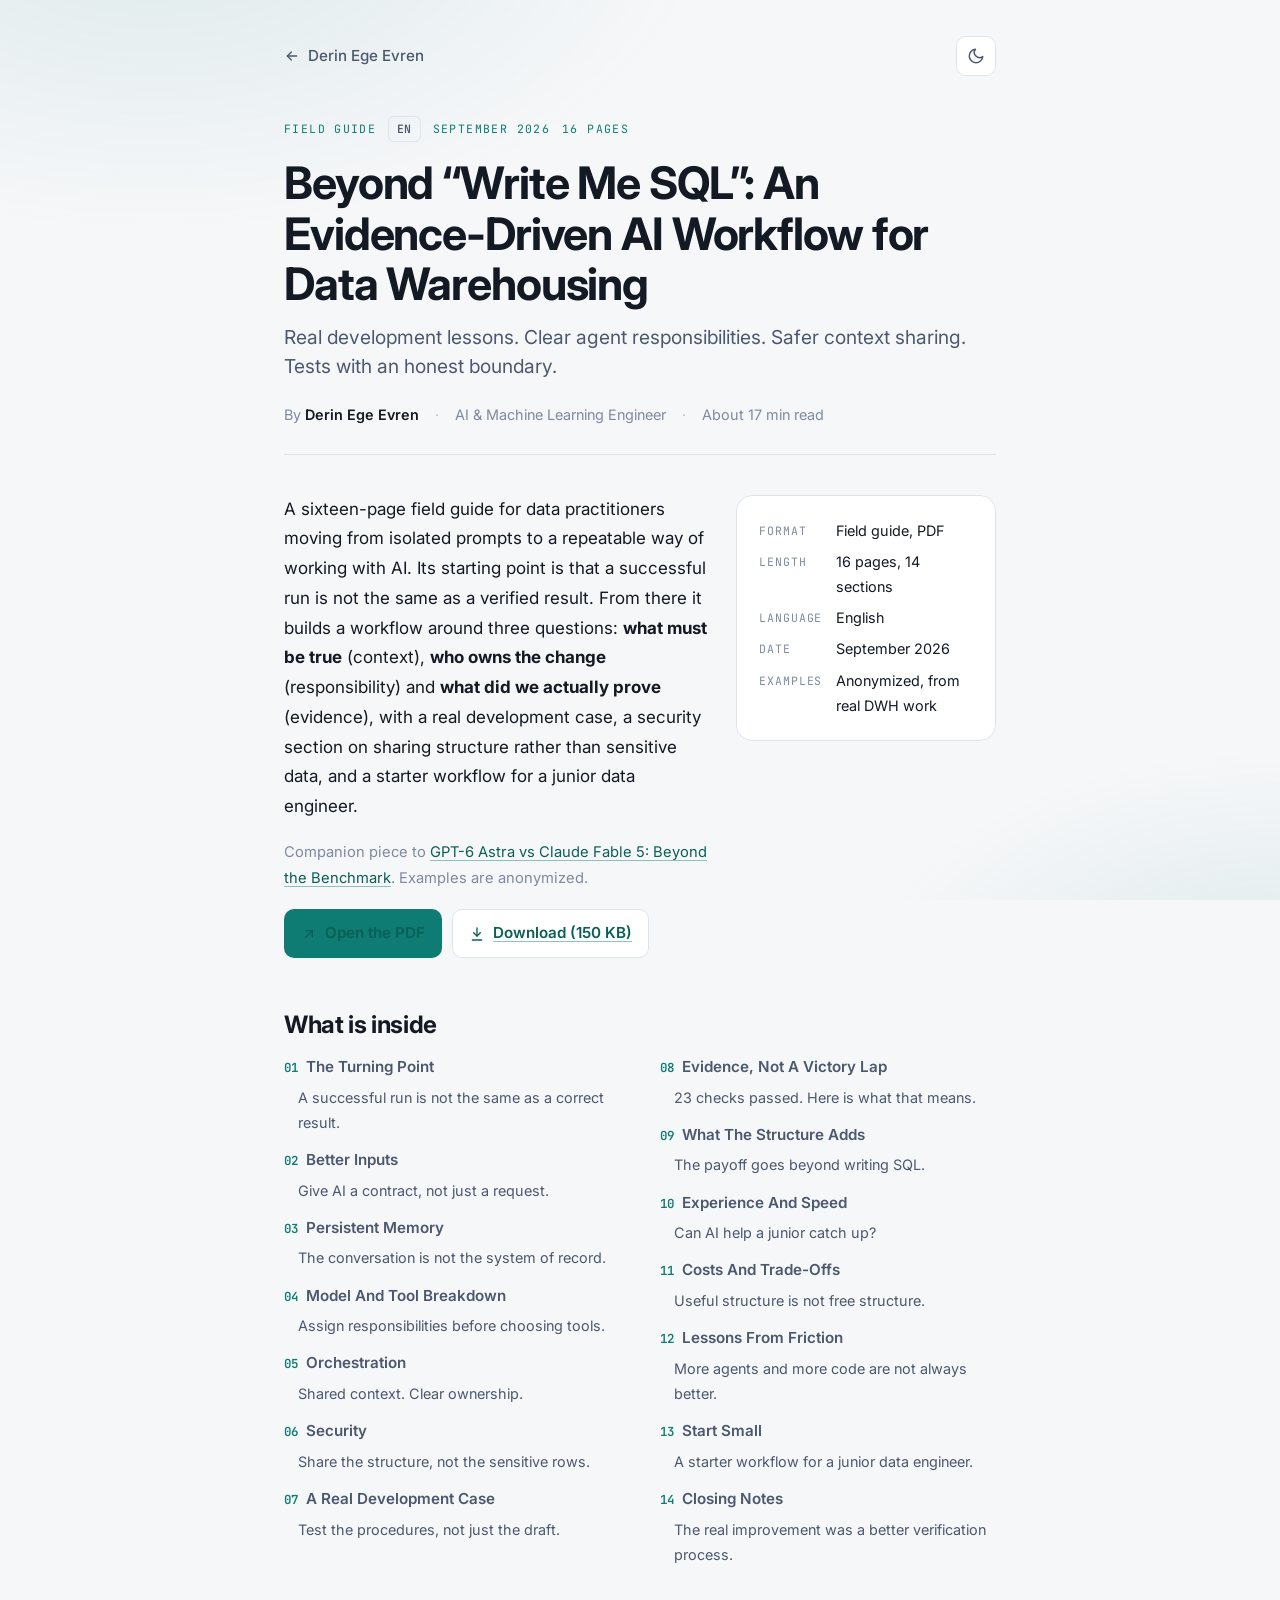
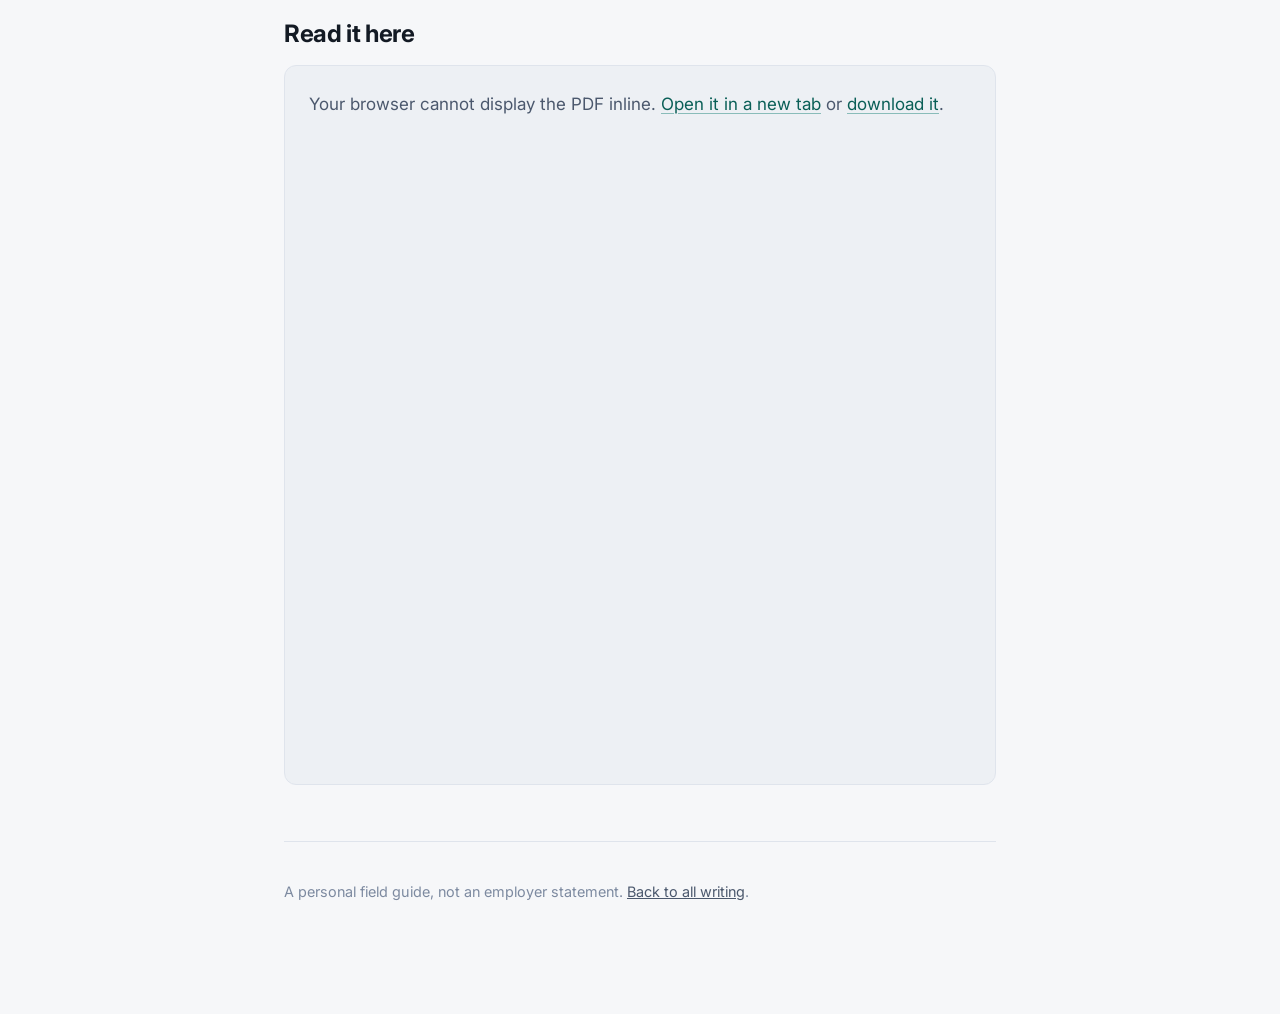
<file: writing/beyond-write-me-sql.html>
<!doctype html>
<html lang="en">
<head>
  <meta charset="utf-8">
  <meta name="viewport" content="width=device-width, initial-scale=1">
  <title>Beyond “Write Me SQL”: An Evidence-Driven AI Workflow for Data Warehousing — Derin Ege Evren</title>
  <meta name="description" content="A sixteen-page field guide on building an evidence-driven AI workflow for data warehousing: context, responsibility and evidence, with a real development case and a starter workflow.">
  <meta name="author" content="Derin Ege Evren">
  <meta name="theme-color" content="#0e7c72">
  <meta property="og:type" content="article">
  <meta property="og:title" content="Beyond “Write Me SQL”: An Evidence-Driven AI Workflow for Data Warehousing">
  <meta property="og:description" content="A sixteen-page field guide on building an evidence-driven AI workflow for data warehousing: context, responsibility and evidence, with a real development case and a starter workflow.">
  <link rel="icon" href="../assets/favicon.svg" type="image/svg+xml">
  <link rel="preconnect" href="https://fonts.googleapis.com">
  <link rel="preconnect" href="https://fonts.gstatic.com" crossorigin>
  <link href="https://fonts.googleapis.com/css2?family=Inter:wght@400;500;600;700&family=JetBrains+Mono:wght@400;500&display=swap" rel="stylesheet">
  <link rel="stylesheet" href="../css/styles.css">
  <script>(function(){try{var t=localStorage.getItem("theme");if(t)document.documentElement.setAttribute("data-theme",t);}catch(e){}})();</script>
</head>
<body>
  <div class="article-page">
    <div class="article__top">
      <a class="back" href="../index.html#writing"><svg viewBox="0 0 24 24" fill="none" stroke="currentColor" stroke-width="2" stroke-linecap="round" stroke-linejoin="round" aria-hidden="true"><path d="M19 12H5"/><path d="m11 18-6-6 6-6"/></svg> Derin Ege Evren</a>
      <button class="icon-btn" id="theme-toggle" type="button" aria-label="Toggle theme" title="Toggle theme">
        <svg class="sun" viewBox="0 0 24 24" fill="none" stroke="currentColor" stroke-width="2" stroke-linecap="round" stroke-linejoin="round" aria-hidden="true"><circle cx="12" cy="12" r="4"/><path d="M12 2v2M12 20v2M4.93 4.93l1.41 1.41M17.66 17.66l1.41 1.41M2 12h2M20 12h2M4.93 19.07l1.41-1.41M17.66 6.34l1.41-1.41"/></svg>
        <svg class="moon" viewBox="0 0 24 24" fill="none" stroke="currentColor" stroke-width="2" stroke-linecap="round" stroke-linejoin="round" aria-hidden="true"><path d="M21 12.79A9 9 0 1 1 11.21 3 7 7 0 0 0 21 12.79z"/></svg>
      </button>
    </div>

    <header class="article__header">
      <p class="article__kicker"><span>Field guide</span><span class="pill">EN</span><span>September 2026</span><span>16 pages</span></p>
      <h1 class="article__title">Beyond “Write Me SQL”: An Evidence-Driven AI Workflow for Data Warehousing</h1>
      <p class="article__deck">Real development lessons. Clear agent responsibilities. Safer context sharing. Tests with an honest boundary.</p>
      <div class="article__byline"><span>By <strong>Derin Ege Evren</strong></span><span class="sep">·</span><span>AI &amp; Machine Learning Engineer</span><span class="sep">·</span><span>About 17 min read</span></div>
    </header>

    <article class="article">
<div class="report-hero">
  <div>
    <p>A sixteen-page field guide for data practitioners moving from isolated prompts to a repeatable way of working with AI. Its starting point is that a successful run is not the same as a verified result. From there it builds a workflow around three questions: <strong>what must be true</strong> (context), <strong>who owns the change</strong> (responsibility) and <strong>what did we actually prove</strong> (evidence), with a real development case, a security section on sharing structure rather than sensitive data, and a starter workflow for a junior data engineer.</p>
    <p class="note">Companion piece to <a href="astra-vs-fable-beyond-the-benchmark.html">GPT-6 Astra vs Claude Fable 5: Beyond the Benchmark</a>. Examples are anonymized.</p>
    <div class="btn-row">
      <a class="btn btn--primary" href="../assets/beyond-write-me-sql.pdf" target="_blank" rel="noopener"><svg viewBox="0 0 24 24" fill="none" stroke="currentColor" stroke-width="2" stroke-linecap="round" stroke-linejoin="round" aria-hidden="true"><path d="M7 17 17 7"/><path d="M8 7h9v9"/></svg> Open the PDF</a>
      <a class="btn btn--ghost" href="../assets/beyond-write-me-sql.pdf" download><svg viewBox="0 0 24 24" fill="none" stroke="currentColor" stroke-width="2" stroke-linecap="round" stroke-linejoin="round" aria-hidden="true"><path d="M12 3v12"/><path d="m7 10 5 5 5-5"/><path d="M5 21h14"/></svg> Download (150 KB)</a>
    </div>
  </div>
  <aside class="report-card" aria-label="Document facts">
    <dl>
      <dt>Format</dt><dd>Field guide, PDF</dd>
      <dt>Length</dt><dd>16 pages, 14 sections</dd>
      <dt>Language</dt><dd>English</dd>
      <dt>Date</dt><dd>September 2026</dd>
      <dt>Examples</dt><dd>Anonymized, from real DWH work</dd>
    </dl>
  </aside>
</div>

<h2 id="inside">What is inside</h2>
<div class="toc"><ol><li><span><span class="num">01</span>The Turning Point</span><ol><li>A successful run is not the same as a correct result.</li></ol></li><li><span><span class="num">02</span>Better Inputs</span><ol><li>Give AI a contract, not just a request.</li></ol></li><li><span><span class="num">03</span>Persistent Memory</span><ol><li>The conversation is not the system of record.</li></ol></li><li><span><span class="num">04</span>Model And Tool Breakdown</span><ol><li>Assign responsibilities before choosing tools.</li></ol></li><li><span><span class="num">05</span>Orchestration</span><ol><li>Shared context. Clear ownership.</li></ol></li><li><span><span class="num">06</span>Security</span><ol><li>Share the structure, not the sensitive rows.</li></ol></li><li><span><span class="num">07</span>A Real Development Case</span><ol><li>Test the procedures, not just the draft.</li></ol></li><li><span><span class="num">08</span>Evidence, Not A Victory Lap</span><ol><li>23 checks passed. Here is what that means.</li></ol></li><li><span><span class="num">09</span>What The Structure Adds</span><ol><li>The payoff goes beyond writing SQL.</li></ol></li><li><span><span class="num">10</span>Experience And Speed</span><ol><li>Can AI help a junior catch up?</li></ol></li><li><span><span class="num">11</span>Costs And Trade-Offs</span><ol><li>Useful structure is not free structure.</li></ol></li><li><span><span class="num">12</span>Lessons From Friction</span><ol><li>More agents and more code are not always better.</li></ol></li><li><span><span class="num">13</span>Start Small</span><ol><li>A starter workflow for a junior data engineer.</li></ol></li><li><span><span class="num">14</span>Closing Notes</span><ol><li>The real improvement was a better verification process.</li></ol></li></ol></div>

<h2 id="read">Read it here</h2>
<div class="pdf-embed">
  <object data="../assets/beyond-write-me-sql.pdf#view=FitH" type="application/pdf" aria-label="Beyond Write Me SQL, PDF">
    <div class="pdf-embed__fallback"><p>Your browser cannot display the PDF inline. <a href="../assets/beyond-write-me-sql.pdf" target="_blank" rel="noopener">Open it in a new tab</a> or <a href="../assets/beyond-write-me-sql.pdf" download>download it</a>.</p></div>
  </object>
</div>

    </article>

    <footer class="article__footer">
      <p>A personal field guide, not an employer statement. <a href="../index.html#writing">Back to all writing</a>.</p>
    </footer>
  </div>
  <script src="../js/theme.js"></script>
</body>
</html>
</file>
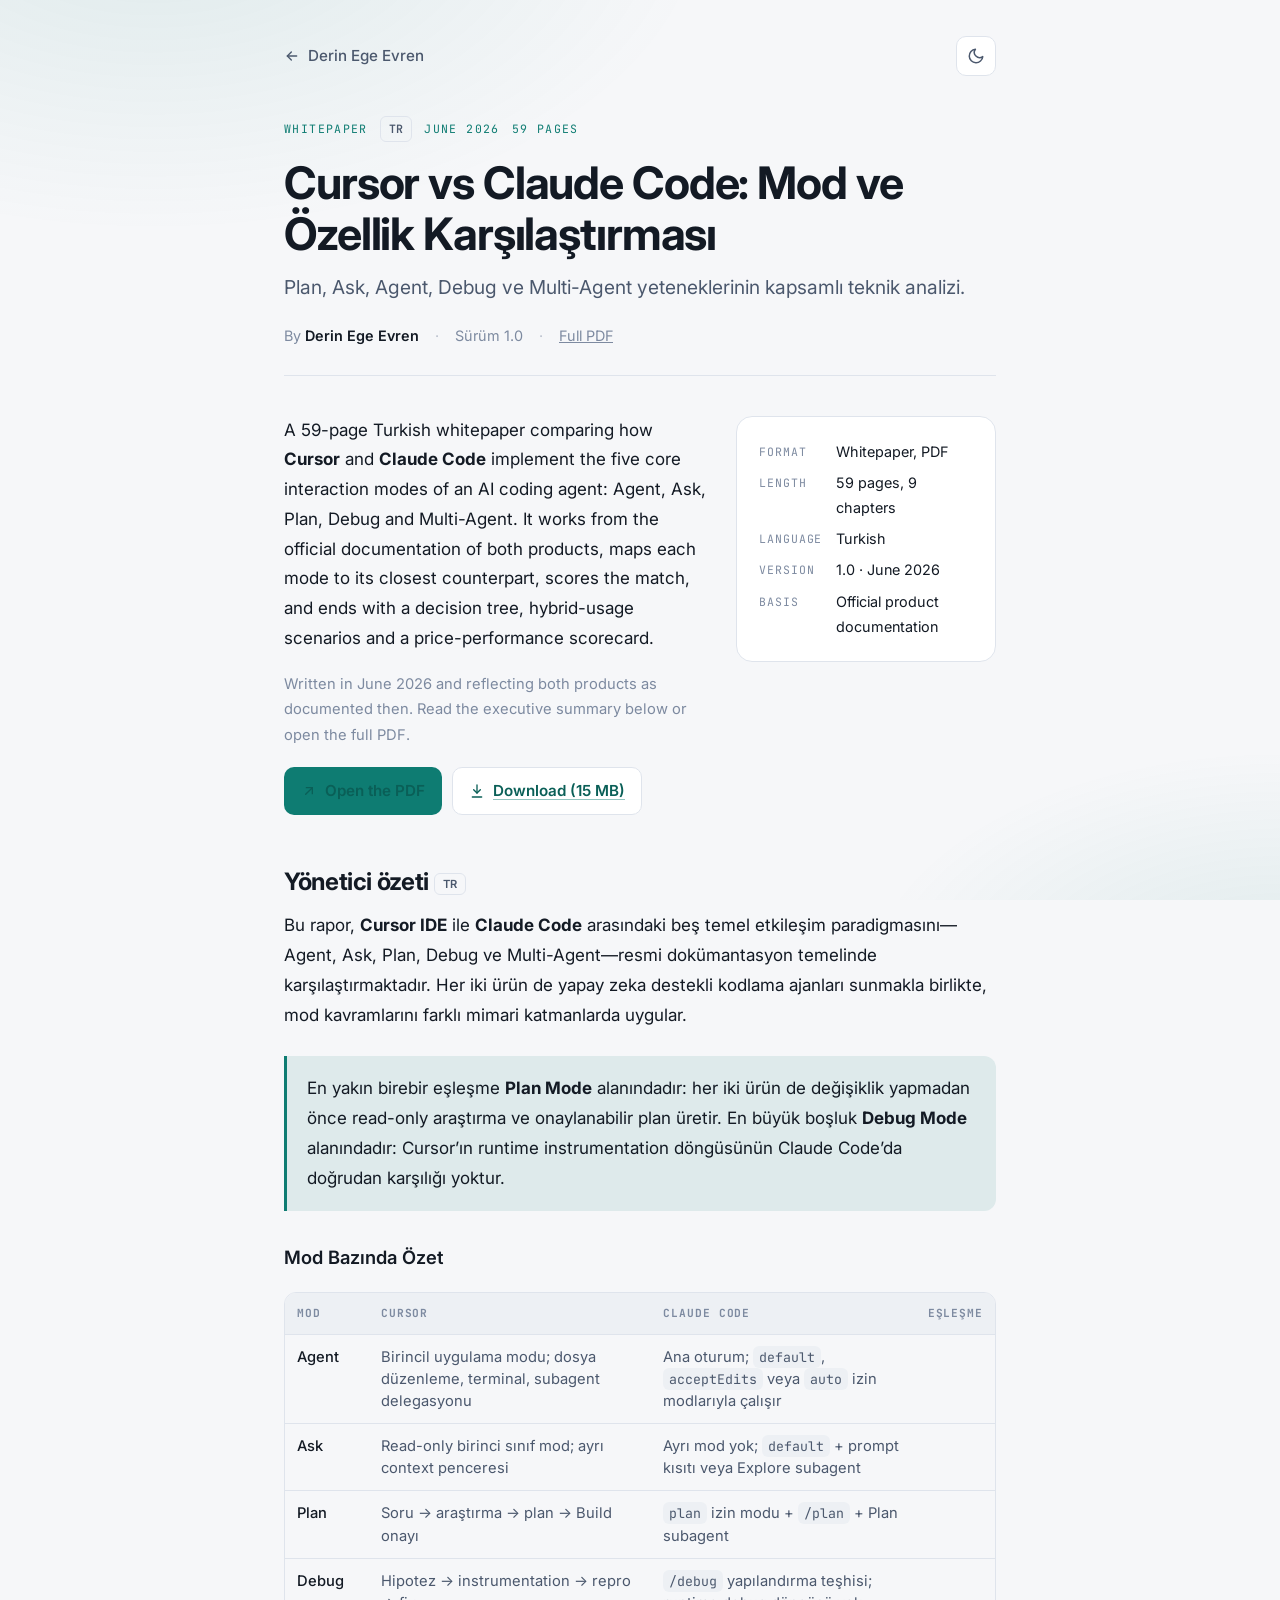
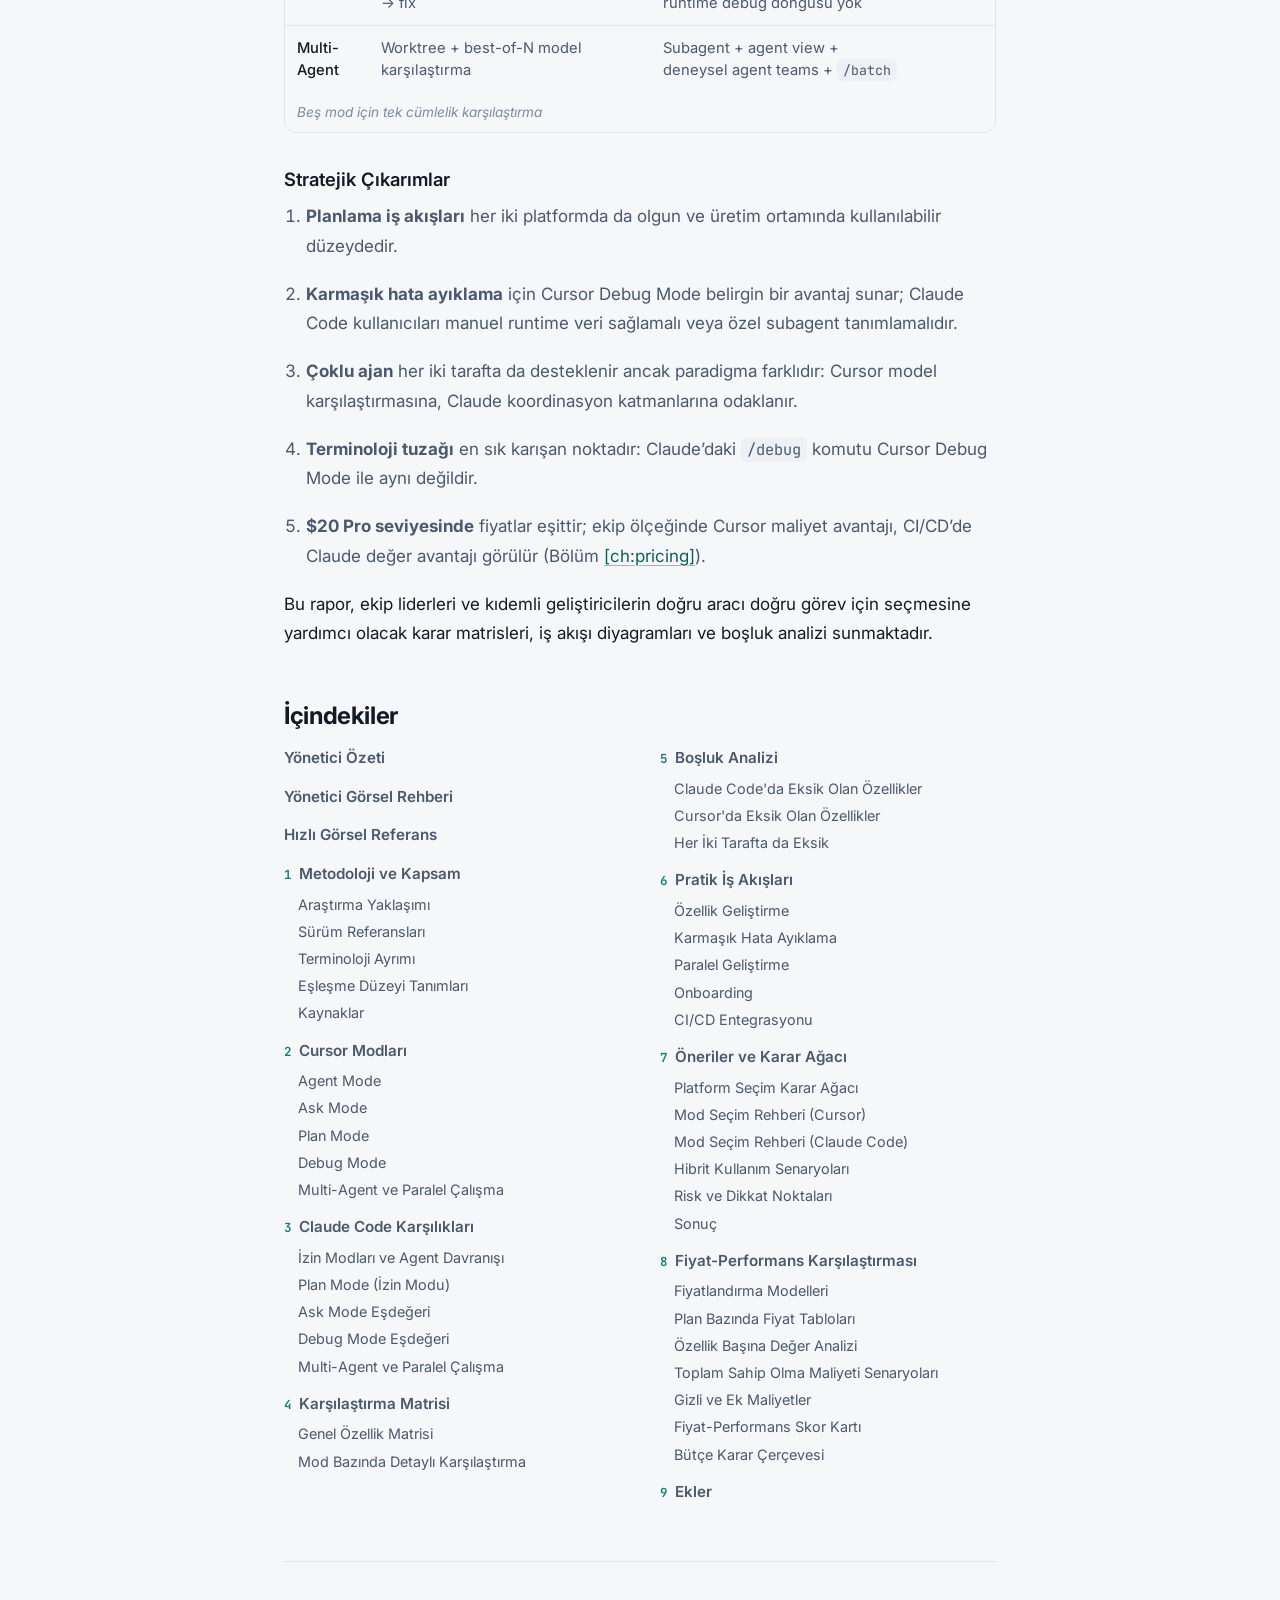
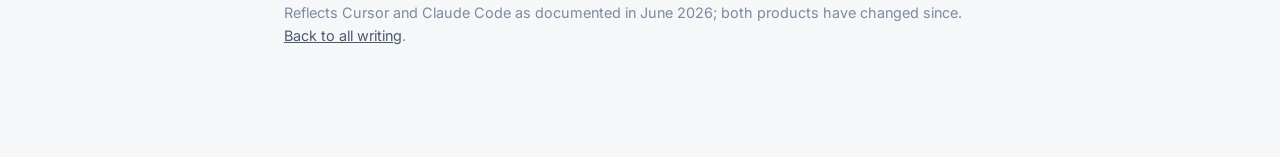
<file: writing/cursor-vs-claude-code.html>
<!doctype html>
<html lang="en">
<head>
  <meta charset="utf-8">
  <meta name="viewport" content="width=device-width, initial-scale=1">
  <title>Cursor vs Claude Code: Mod ve Özellik Karşılaştırması — Derin Ege Evren</title>
  <meta name="description" content="59-page Turkish whitepaper comparing Cursor and Claude Code across Agent, Ask, Plan, Debug and Multi-Agent modes, with a comparison matrix, gap analysis, workflows, decision tree and price-performance scorecard.">
  <meta name="author" content="Derin Ege Evren">
  <meta name="theme-color" content="#0e7c72">
  <meta property="og:type" content="article">
  <meta property="og:title" content="Cursor vs Claude Code: Mod ve Özellik Karşılaştırması">
  <meta property="og:description" content="59-page Turkish whitepaper comparing Cursor and Claude Code across Agent, Ask, Plan, Debug and Multi-Agent modes, with a comparison matrix, gap analysis, workflows, decision tree and price-performance scorecard.">
  <link rel="icon" href="../assets/favicon.svg" type="image/svg+xml">
  <link rel="preconnect" href="https://fonts.googleapis.com">
  <link rel="preconnect" href="https://fonts.gstatic.com" crossorigin>
  <link href="https://fonts.googleapis.com/css2?family=Inter:wght@400;500;600;700&family=JetBrains+Mono:wght@400;500&display=swap" rel="stylesheet">
  <link rel="stylesheet" href="../css/styles.css">
  <script>(function(){try{var t=localStorage.getItem("theme");if(t)document.documentElement.setAttribute("data-theme",t);}catch(e){}})();</script>
</head>
<body>
  <div class="article-page">
    <div class="article__top">
      <a class="back" href="../index.html#writing"><svg viewBox="0 0 24 24" fill="none" stroke="currentColor" stroke-width="2" stroke-linecap="round" stroke-linejoin="round" aria-hidden="true"><path d="M19 12H5"/><path d="m11 18-6-6 6-6"/></svg> Derin Ege Evren</a>
      <button class="icon-btn" id="theme-toggle" type="button" aria-label="Toggle theme" title="Toggle theme">
        <svg class="sun" viewBox="0 0 24 24" fill="none" stroke="currentColor" stroke-width="2" stroke-linecap="round" stroke-linejoin="round" aria-hidden="true"><circle cx="12" cy="12" r="4"/><path d="M12 2v2M12 20v2M4.93 4.93l1.41 1.41M17.66 17.66l1.41 1.41M2 12h2M20 12h2M4.93 19.07l1.41-1.41M17.66 6.34l1.41-1.41"/></svg>
        <svg class="moon" viewBox="0 0 24 24" fill="none" stroke="currentColor" stroke-width="2" stroke-linecap="round" stroke-linejoin="round" aria-hidden="true"><path d="M21 12.79A9 9 0 1 1 11.21 3 7 7 0 0 0 21 12.79z"/></svg>
      </button>
    </div>

    <header class="article__header">
      <p class="article__kicker"><span>Whitepaper</span><span class="pill">TR</span><span>June 2026</span><span>59 pages</span></p>
      <h1 class="article__title">Cursor vs Claude Code: Mod ve Özellik Karşılaştırması</h1>
      <p class="article__deck">Plan, Ask, Agent, Debug ve Multi-Agent yeteneklerinin kapsamlı teknik analizi.</p>
      <div class="article__byline"><span>By <strong>Derin Ege Evren</strong></span><span class="sep">·</span><span>Sürüm 1.0</span><span class="sep">·</span><a href="../assets/Cursor_vs_Claude_Code_Mod_Karsilastirmasi_v1.0.pdf" target="_blank" rel="noopener">Full PDF</a></div>
    </header>

    <article class="article">
<div class="report-hero">
  <div>
    <p>A 59-page Turkish whitepaper comparing how <strong>Cursor</strong> and <strong>Claude Code</strong> implement the five core interaction modes of an AI coding agent: Agent, Ask, Plan, Debug and Multi-Agent. It works from the official documentation of both products, maps each mode to its closest counterpart, scores the match, and ends with a decision tree, hybrid-usage scenarios and a price-performance scorecard.</p>
    <p class="note">Written in June 2026 and reflecting both products as documented then. Read the executive summary below or open the full PDF.</p>
    <div class="btn-row">
      <a class="btn btn--primary" href="../assets/Cursor_vs_Claude_Code_Mod_Karsilastirmasi_v1.0.pdf" target="_blank" rel="noopener"><svg viewBox="0 0 24 24" fill="none" stroke="currentColor" stroke-width="2" stroke-linecap="round" stroke-linejoin="round" aria-hidden="true"><path d="M7 17 17 7"/><path d="M8 7h9v9"/></svg> Open the PDF</a>
      <a class="btn btn--ghost" href="../assets/Cursor_vs_Claude_Code_Mod_Karsilastirmasi_v1.0.pdf" download><svg viewBox="0 0 24 24" fill="none" stroke="currentColor" stroke-width="2" stroke-linecap="round" stroke-linejoin="round" aria-hidden="true"><path d="M12 3v12"/><path d="m7 10 5 5 5-5"/><path d="M5 21h14"/></svg> Download (15 MB)</a>
    </div>
  </div>
  <aside class="report-card" aria-label="Report facts">
    <dl>
      <dt>Format</dt><dd>Whitepaper, PDF</dd>
      <dt>Length</dt><dd>59 pages, 9 chapters</dd>
      <dt>Language</dt><dd>Turkish</dd>
      <dt>Version</dt><dd>1.0 · June 2026</dd>
      <dt>Basis</dt><dd>Official product documentation</dd>
    </dl>
  </aside>
</div>

<h2 id="ozet">Yönetici özeti <span class="pill" style="font-size:.7rem;vertical-align:middle">TR</span></h2>
<p>Bu rapor, <strong>Cursor IDE</strong> ile <strong>Claude Code</strong> arasındaki beş temel etkileşim paradigmasını—Agent, Ask, Plan, Debug ve Multi-Agent—resmi dokümantasyon temelinde karşılaştırmaktadır. Her iki ürün de yapay zeka destekli kodlama ajanları sunmakla birlikte, mod kavramlarını farklı mimari katmanlarda uygular.</p>
<div class="keyfinding">
<p>En yakın birebir eşleşme <strong>Plan Mode</strong> alanındadır: her iki ürün de değişiklik yapmadan önce read-only araştırma ve onaylanabilir plan üretir. En büyük boşluk <strong>Debug Mode</strong> alanındadır: Cursor’ın runtime instrumentation döngüsünün Claude Code’da doğrudan karşılığı yoktur.</p>
</div>
<h3>Mod Bazında Özet</h3>
<div class="table-wrap"><table>
<caption>Beş mod için tek cümlelik karşılaştırma</caption>
<thead>
<tr>
<th style="text-align: left;"><strong>Mod</strong></th>
<th style="text-align: left;"><strong>Cursor</strong></th>
<th style="text-align: left;"><strong>Claude Code</strong></th>
<th style="text-align: center;"><strong>Eşleşme</strong></th>
</tr>
</thead>
<tbody>
<tr>
<td style="text-align: left;">Agent</td>
<td style="text-align: left;">Birincil uygulama modu; dosya düzenleme, terminal, subagent delegasyonu</td>
<td style="text-align: left;">Ana oturum; <code>default</code>, <code>acceptEdits</code> veya <code>auto</code> izin modlarıyla çalışır</td>
<td style="text-align: center;"></td>
</tr>
<tr>
<td style="text-align: left;">Ask</td>
<td style="text-align: left;">Read-only birinci sınıf mod; ayrı context penceresi</td>
<td style="text-align: left;">Ayrı mod yok; <code>default</code> + prompt kısıtı veya Explore subagent</td>
<td style="text-align: center;"></td>
</tr>
<tr>
<td style="text-align: left;">Plan</td>
<td style="text-align: left;">Soru <span class="math inline">→</span> araştırma <span class="math inline">→</span> plan <span class="math inline">→</span> Build onayı</td>
<td style="text-align: left;"><code>plan</code> izin modu + <code>/plan</code> + Plan subagent</td>
<td style="text-align: center;"></td>
</tr>
<tr>
<td style="text-align: left;">Debug</td>
<td style="text-align: left;">Hipotez <span class="math inline">→</span> instrumentation <span class="math inline">→</span> repro <span class="math inline">→</span> fix</td>
<td style="text-align: left;"><code>/debug</code> yapılandırma teşhisi; runtime debug döngüsü yok</td>
<td style="text-align: center;"></td>
</tr>
<tr>
<td style="text-align: left;">Multi-Agent</td>
<td style="text-align: left;">Worktree + best-of-N model karşılaştırma</td>
<td style="text-align: left;">Subagent + agent view + deneysel agent teams + <code>/batch</code></td>
<td style="text-align: center;"></td>
</tr>
</tbody>
</table></div>
<h3>Stratejik Çıkarımlar</h3>
<ol>
<li><p><strong>Planlama iş akışları</strong> her iki platformda da olgun ve üretim ortamında kullanılabilir düzeydedir.</p></li>
<li><p><strong>Karmaşık hata ayıklama</strong> için Cursor Debug Mode belirgin bir avantaj sunar; Claude Code kullanıcıları manuel runtime veri sağlamalı veya özel subagent tanımlamalıdır.</p></li>
<li><p><strong>Çoklu ajan</strong> her iki tarafta da desteklenir ancak paradigma farklıdır: Cursor model karşılaştırmasına, Claude koordinasyon katmanlarına odaklanır.</p></li>
<li><p><strong>Terminoloji tuzağı</strong> en sık karışan noktadır: Claude’daki <code>/debug</code> komutu Cursor Debug Mode ile aynı değildir.</p></li>
<li><p><strong>$20 Pro seviyesinde</strong> fiyatlar eşittir; ekip ölçeğinde Cursor maliyet avantajı, CI/CD’de Claude değer avantajı görülür (Bölüm <a href="#ch:pricing" data-reference-type="ref" data-reference="ch:pricing">[ch:pricing]</a>).</p></li>
</ol>
<p>Bu rapor, ekip liderleri ve kıdemli geliştiricilerin doğru aracı doğru görev için seçmesine yardımcı olacak karar matrisleri, iş akışı diyagramları ve boşluk analizi sunmaktadır.</p>


<h2 id="icindekiler">İçindekiler</h2>
<div class="toc"><ol><li><span>Yönetici Özeti</span></li><li><span>Yönetici Görsel Rehberi</span></li><li><span>Hızlı Görsel Referans</span></li><li><span><span class="num">1</span>Metodoloji ve Kapsam</span><ol><li>Araştırma Yaklaşımı</li><li>Sürüm Referansları</li><li>Terminoloji Ayrımı</li><li>Eşleşme Düzeyi Tanımları</li><li>Kaynaklar</li></ol></li><li><span><span class="num">2</span>Cursor Modları</span><ol><li>Agent Mode</li><li>Ask Mode</li><li>Plan Mode</li><li>Debug Mode</li><li>Multi-Agent ve Paralel Çalışma</li></ol></li><li><span><span class="num">3</span>Claude Code Karşılıkları</span><ol><li>İzin Modları ve Agent Davranışı</li><li>Plan Mode (İzin Modu)</li><li>Ask Mode Eşdeğeri</li><li>Debug Mode Eşdeğeri</li><li>Multi-Agent ve Paralel Çalışma</li></ol></li><li><span><span class="num">4</span>Karşılaştırma Matrisi</span><ol><li>Genel Özellik Matrisi</li><li>Mod Bazında Detaylı Karşılaştırma</li></ol></li><li><span><span class="num">5</span>Boşluk Analizi</span><ol><li>Claude Code&#x27;da Eksik Olan Özellikler</li><li>Cursor&#x27;da Eksik Olan Özellikler</li><li>Her İki Tarafta da Eksik</li></ol></li><li><span><span class="num">6</span>Pratik İş Akışları</span><ol><li>Özellik Geliştirme</li><li>Karmaşık Hata Ayıklama</li><li>Paralel Geliştirme</li><li>Onboarding</li><li>CI/CD Entegrasyonu</li></ol></li><li><span><span class="num">7</span>Öneriler ve Karar Ağacı</span><ol><li>Platform Seçim Karar Ağacı</li><li>Mod Seçim Rehberi (Cursor)</li><li>Mod Seçim Rehberi (Claude Code)</li><li>Hibrit Kullanım Senaryoları</li><li>Risk ve Dikkat Noktaları</li><li>Sonuç</li></ol></li><li><span><span class="num">8</span>Fiyat-Performans Karşılaştırması</span><ol><li>Fiyatlandırma Modelleri</li><li>Plan Bazında Fiyat Tabloları</li><li>Özellik Başına Değer Analizi</li><li>Toplam Sahip Olma Maliyeti Senaryoları</li><li>Gizli ve Ek Maliyetler</li><li>Fiyat-Performans Skor Kartı</li><li>Bütçe Karar Çerçevesi</li></ol></li><li><span><span class="num">9</span>Ekler</span></li></ol></div>

    </article>

    <footer class="article__footer">
      <p>Reflects Cursor and Claude Code as documented in June 2026; both products have changed since. <a href="../index.html#writing">Back to all writing</a>.</p>
    </footer>
  </div>
  <script src="../js/theme.js"></script>
</body>
</html>
</file>
<file: css/styles.css>
/* ==========================================================================
   Derin Ege Evren — personal site
   Plain CSS, no build step. Tokens first, then layout, then components.
   ========================================================================== */

:root {
  --font-sans: "Inter", system-ui, -apple-system, "Segoe UI", Roboto, Helvetica, Arial, sans-serif;
  --font-mono: "JetBrains Mono", ui-monospace, SFMono-Regular, Menlo, Consolas, monospace;

  --bg: #f6f7f9;
  --bg-elev: #ffffff;
  --bg-muted: #edf0f4;
  --text: #131a24;
  --text-2: #4b586d;
  --text-3: #7d8aa0;
  --border: #dfe4ec;
  --accent: #0e7c72;
  --accent-2: #0a5f57;
  --accent-soft: rgba(14, 124, 114, 0.10);
  --on-accent: #ffffff;
  --shadow: 0 1px 2px rgba(16, 24, 40, 0.04), 0 10px 30px -14px rgba(16, 24, 40, 0.16);

  --radius: 14px;
  --maxw: 1200px;
  color-scheme: light;
}

@media (prefers-color-scheme: dark) {
  :root:not([data-theme="light"]) {
    --bg: #0b1119;
    --bg-elev: #111927;
    --bg-muted: #172133;
    --text: #e7ecf4;
    --text-2: #a5b1c5;
    --text-3: #6e7d95;
    --border: #223049;
    --accent: #34d3bd;
    --accent-2: #6ee7d6;
    --accent-soft: rgba(52, 211, 189, 0.12);
    --on-accent: #062a26;
    --shadow: 0 1px 2px rgba(0, 0, 0, 0.3), 0 12px 32px -14px rgba(0, 0, 0, 0.6);
    color-scheme: dark;
  }
}
:root[data-theme="dark"] {
  --bg: #0b1119;
  --bg-elev: #111927;
  --bg-muted: #172133;
  --text: #e7ecf4;
  --text-2: #a5b1c5;
  --text-3: #6e7d95;
  --border: #223049;
  --accent: #34d3bd;
  --accent-2: #6ee7d6;
  --accent-soft: rgba(52, 211, 189, 0.12);
  --on-accent: #062a26;
  --shadow: 0 1px 2px rgba(0, 0, 0, 0.3), 0 12px 32px -14px rgba(0, 0, 0, 0.6);
  color-scheme: dark;
}

/* --------------------------------------------------------------------------
   Base
   -------------------------------------------------------------------------- */
*, *::before, *::after { box-sizing: border-box; }
html { scroll-behavior: smooth; -webkit-text-size-adjust: 100%; }
body {
  margin: 0;
  background: var(--bg);
  color: var(--text);
  font-family: var(--font-sans);
  font-size: 16px;
  line-height: 1.6;
  -webkit-font-smoothing: antialiased;
  text-rendering: optimizeLegibility;
}
body::before {
  content: "";
  position: fixed;
  inset: 0;
  z-index: -1;
  pointer-events: none;
  background:
    radial-gradient(900px 520px at 12% -10%, var(--accent-soft), transparent 62%),
    radial-gradient(700px 400px at 100% 110%, var(--accent-soft), transparent 60%);
}
::selection { background: var(--accent); color: var(--on-accent); }
img { max-width: 100%; display: block; }
a { color: inherit; }
button { font: inherit; }
:focus-visible { outline: 2px solid var(--accent); outline-offset: 3px; border-radius: 6px; }

.skip {
  position: absolute; left: -9999px; top: 8px;
  padding: 8px 12px; border-radius: 8px;
  background: var(--accent); color: var(--on-accent); font-weight: 600; text-decoration: none;
}
.skip:focus { left: 8px; z-index: 100; }

.mono { font-family: var(--font-mono); }
.sr-only { position: absolute; width: 1px; height: 1px; overflow: hidden; clip: rect(0 0 0 0); white-space: nowrap; }

/* --------------------------------------------------------------------------
   Layout: sticky sidebar + scrolling main on desktop, stacked on mobile
   -------------------------------------------------------------------------- */
.layout { max-width: var(--maxw); margin: 0 auto; padding: 0 24px; }
.side { padding: 56px 0 8px; }
main { padding: 24px 0 80px; }

@media (min-width: 1024px) {
  .layout { display: grid; grid-template-columns: 400px minmax(0, 1fr); gap: 0 72px; }
  .side {
    position: sticky; top: 0; height: 100vh; overflow-y: auto; scrollbar-width: none;
    display: flex; flex-direction: column; justify-content: space-between;
    padding: 96px 0;
  }
  .side::-webkit-scrollbar { display: none; }
  main { padding: 96px 0; }
}
/* Short desktop viewports: tighten the sidebar so the social row stays visible */
@media (min-width: 1024px) and (max-height: 820px) {
  .side { padding: 48px 0 32px; }
  .side h1 { margin-top: 14px; font-size: 2.25rem; }
  .avatar { width: 60px; height: 60px; border-radius: 16px; }
  .nav { margin-top: 28px; }
  .nav a { padding: 7px 0; }
  .socials { margin-top: 20px; }
  main { padding: 64px 0; }
}

/* --------------------------------------------------------------------------
   Sidebar
   -------------------------------------------------------------------------- */
.avatar {
  width: 72px; height: 72px; border-radius: 20px; object-fit: cover;
  border: 1px solid var(--border); background: var(--bg-muted);
}
.side h1 {
  font-size: clamp(2rem, 4vw, 2.75rem); line-height: 1.08; letter-spacing: -0.025em;
  margin: 22px 0 8px; font-weight: 700;
}
.side h1 a { text-decoration: none; }
.role { font-size: 1.125rem; font-weight: 500; margin: 0 0 14px; color: var(--text); }
.tagline { color: var(--text-2); max-width: 36ch; margin: 0; }
.meta-line {
  display: flex; flex-wrap: wrap; gap: 6px 14px; align-items: center;
  margin: 18px 0 0; color: var(--text-3);
  font-family: var(--font-mono); font-size: 0.78rem;
}
.meta-line span { display: inline-flex; align-items: center; gap: 6px; }
.dot { width: 8px; height: 8px; border-radius: 50%; background: var(--accent); box-shadow: 0 0 0 4px var(--accent-soft); }

.nav { display: none; }
@media (min-width: 1024px) { .nav { display: block; margin-top: 56px; } }
.nav ul { list-style: none; margin: 0; padding: 0; }
.nav a {
  display: flex; align-items: center; gap: 14px; padding: 10px 0;
  color: var(--text-3); text-decoration: none;
  font-size: 0.72rem; letter-spacing: 0.16em; text-transform: uppercase; font-weight: 600;
  transition: color 0.2s;
}
.nav a::before {
  content: ""; width: 32px; height: 1px; background: var(--text-3);
  transition: width 0.2s ease, background 0.2s ease;
}
.nav a:hover, .nav a.is-active { color: var(--text); }
.nav a:hover::before, .nav a.is-active::before { width: 64px; background: var(--accent); }

.socials { display: flex; gap: 8px; align-items: center; margin-top: 32px; }
.icon-btn {
  display: inline-flex; align-items: center; justify-content: center;
  width: 40px; height: 40px; border-radius: 10px;
  border: 1px solid var(--border); background: var(--bg-elev); color: var(--text-2);
  cursor: pointer; text-decoration: none;
  transition: color 0.15s, border-color 0.15s, transform 0.15s;
}
.icon-btn:hover { color: var(--accent); border-color: var(--accent); transform: translateY(-1px); }
.icon-btn svg { width: 18px; height: 18px; }
#theme-toggle .sun, #theme-toggle .moon { display: none; }
#theme-toggle[data-mode="dark"] .sun { display: block; }
#theme-toggle[data-mode="light"] .moon { display: block; }

/* --------------------------------------------------------------------------
   Sections
   -------------------------------------------------------------------------- */
.section { margin-bottom: 88px; }
.section:last-of-type { margin-bottom: 0; }
.section__title {
  position: sticky; top: 0; z-index: 5;
  margin: 0 -24px 20px; padding: 14px 24px;
  background: color-mix(in srgb, var(--bg) 82%, transparent);
  -webkit-backdrop-filter: blur(10px); backdrop-filter: blur(10px);
  font-family: var(--font-mono); font-size: 0.74rem; letter-spacing: 0.18em; text-transform: uppercase;
  font-weight: 600; color: var(--text);
}
.section__title::before { content: "//"; color: var(--accent); margin-right: 10px; }
@media (min-width: 1024px) {
  .section__title { position: static; margin: 0 0 24px; padding: 0; background: none; backdrop-filter: none; }
}
.section__lead { color: var(--text-2); margin: -8px 0 24px; max-width: 64ch; }

.prose p { color: var(--text-2); margin: 0 0 16px; max-width: 68ch; }
.prose p:last-child { margin-bottom: 0; }
.prose strong { color: var(--text); font-weight: 600; }
.prose a {
  color: var(--text); font-weight: 500; text-decoration: underline;
  text-decoration-color: var(--accent); text-underline-offset: 3px; text-decoration-thickness: 1.5px;
  transition: color 0.15s;
}
.prose a:hover { color: var(--accent); }

/* --------------------------------------------------------------------------
   Experience / Education timeline
   -------------------------------------------------------------------------- */
.xp { display: grid; gap: 10px; }
.xp__item {
  display: grid; grid-template-columns: 1fr; gap: 6px 24px;
  padding: 20px; margin: 0 -20px; border-radius: var(--radius);
  border: 1px solid transparent;
  transition: background 0.2s, border-color 0.2s, box-shadow 0.2s;
}
@media (min-width: 640px) { .xp__item { grid-template-columns: 150px minmax(0, 1fr); } }
.xp__item:hover { background: var(--bg-elev); border-color: var(--border); box-shadow: var(--shadow); }
.xp__date {
  font-family: var(--font-mono); font-size: 0.74rem; letter-spacing: 0.06em; text-transform: uppercase;
  color: var(--text-3); padding-top: 5px; white-space: nowrap;
}
.xp__role { margin: 0; font-size: 1.0625rem; font-weight: 600; line-height: 1.35; }
.xp__co { color: var(--accent); font-weight: 600; }
.xp__co a { text-decoration: none; }
.xp__co a:hover { text-decoration: underline; text-underline-offset: 3px; }
.xp__loc { font-family: var(--font-mono); font-size: 0.74rem; color: var(--text-3); margin-top: 2px; }
.xp__bullets { list-style: none; margin: 10px 0 0; padding: 0; color: var(--text-2); font-size: 0.95rem; }
.xp__bullets li { position: relative; padding-left: 18px; margin-bottom: 6px; }
.xp__bullets li::before {
  content: ""; position: absolute; left: 0; top: 0.68em; width: 6px; height: 6px; border-radius: 50%;
  background: var(--accent); opacity: 0.75;
}
.xp .tags { margin-top: 12px; }

/* --------------------------------------------------------------------------
   Tags, chips, buttons
   -------------------------------------------------------------------------- */
.tags { display: flex; flex-wrap: wrap; gap: 6px; list-style: none; margin: 0; padding: 0; }
.tag {
  font-family: var(--font-mono); font-size: 0.72rem; line-height: 1;
  padding: 6px 9px; border-radius: 999px;
  background: var(--accent-soft); color: var(--accent-2);
}
.tag--muted { background: var(--bg-muted); color: var(--text-2); }

.filters { display: flex; flex-wrap: wrap; gap: 8px; margin-bottom: 20px; }
.chip {
  border: 1px solid var(--border); background: var(--bg-elev); color: var(--text-2);
  border-radius: 999px; padding: 7px 13px; font-size: 0.82rem; font-weight: 500; cursor: pointer;
  transition: border-color 0.15s, color 0.15s, background 0.15s;
}
.chip:hover { border-color: var(--accent); color: var(--text); }
.chip[aria-pressed="true"] { background: var(--accent); border-color: var(--accent); color: var(--on-accent); }
.chip__count { opacity: 0.7; font-family: var(--font-mono); font-size: 0.72rem; margin-left: 6px; }

.btn {
  display: inline-flex; align-items: center; gap: 8px;
  padding: 10px 16px; border-radius: 10px; font-weight: 600; font-size: 0.95rem;
  text-decoration: none; border: 1px solid transparent; cursor: pointer;
  transition: background 0.15s, border-color 0.15s, color 0.15s, transform 0.15s;
}
.btn svg { width: 16px; height: 16px; }
.btn--primary { background: var(--accent); color: var(--on-accent); }
.btn--primary:hover { background: var(--accent-2); transform: translateY(-1px); }
.btn--ghost { border-color: var(--border); background: var(--bg-elev); color: var(--text); }
.btn--ghost:hover { border-color: var(--accent); color: var(--accent); }
.btn-row { display: flex; flex-wrap: wrap; gap: 10px; }

.more-link {
  display: inline-flex; align-items: center; gap: 8px; margin-top: 22px;
  font-weight: 600; color: var(--text); text-decoration: none;
}
.more-link svg { width: 16px; height: 16px; transition: transform 0.2s; }
.more-link:hover { color: var(--accent); }
.more-link:hover svg { transform: translate(3px, -3px); }

/* --------------------------------------------------------------------------
   Project cards
   -------------------------------------------------------------------------- */
.grid { display: grid; grid-template-columns: repeat(auto-fill, minmax(270px, 1fr)); gap: 16px; }
.card {
  position: relative;
  display: flex; flex-direction: column; gap: 12px;
  padding: 20px; border-radius: var(--radius);
  background: var(--bg-elev); border: 1px solid var(--border);
  transition: transform 0.2s, border-color 0.2s, box-shadow 0.2s;
}
.card:hover {
  transform: translateY(-2px);
  border-color: color-mix(in srgb, var(--accent) 45%, var(--border));
  box-shadow: var(--shadow);
}
@media (min-width: 700px) { .project--featured { grid-column: span 2; } }
.project--featured::before {
  content: ""; position: absolute; left: 20px; right: 20px; top: 0; height: 2px;
  background: linear-gradient(90deg, var(--accent), transparent); border-radius: 0 0 2px 2px;
}
.project__head { display: flex; justify-content: space-between; gap: 12px; align-items: flex-start; }
.project__cat {
  font-family: var(--font-mono); font-size: 0.68rem; letter-spacing: 0.1em; text-transform: uppercase;
  color: var(--text-3); margin: 0 0 6px;
}
.project__title { margin: 0; font-size: 1.0625rem; font-weight: 600; line-height: 1.3; }
.project--featured .project__title { font-size: 1.2rem; }
.project__title a { color: inherit; text-decoration: none; }
.project__title a::after { content: ""; position: absolute; inset: 0; border-radius: var(--radius); }
.card:hover .project__title a { color: var(--accent); }
.project__links { display: flex; gap: 6px; position: relative; z-index: 1; flex-shrink: 0; }
.project__links a {
  display: inline-flex; width: 32px; height: 32px; align-items: center; justify-content: center;
  border-radius: 8px; color: var(--text-3); border: 1px solid transparent;
}
.project__links a:hover { color: var(--accent); border-color: var(--border); background: var(--bg-muted); }
.project__links svg { width: 16px; height: 16px; }
.project__links { align-items: center; }
.project__status {
  font-family: var(--font-mono); font-size: 0.66rem; letter-spacing: 0.08em; text-transform: uppercase;
  padding: 6px 9px; border-radius: 999px; border: 1px dashed var(--border); color: var(--text-3); white-space: nowrap;
}
.project__metric { margin: 0; font-family: var(--font-mono); font-size: 0.78rem; color: var(--accent); font-weight: 500; }
.project__desc { margin: 0; color: var(--text-2); font-size: 0.95rem; flex: 1; }
.project__year { font-family: var(--font-mono); font-size: 0.72rem; color: var(--text-3); }
.empty { color: var(--text-3); font-style: italic; }

/* --------------------------------------------------------------------------
   Writing list
   -------------------------------------------------------------------------- */
.posts { display: grid; gap: 12px; }
.post {
  position: relative; display: grid; gap: 10px;
  padding: 22px; border-radius: var(--radius);
  background: var(--bg-elev); border: 1px solid var(--border);
  text-decoration: none; color: inherit;
  transition: transform 0.2s, border-color 0.2s, box-shadow 0.2s;
}
.post:hover {
  transform: translateY(-2px);
  border-color: color-mix(in srgb, var(--accent) 45%, var(--border));
  box-shadow: var(--shadow);
}
.post__meta {
  display: flex; flex-wrap: wrap; gap: 6px 14px; align-items: center;
  font-family: var(--font-mono); font-size: 0.72rem; letter-spacing: 0.06em; text-transform: uppercase;
  color: var(--text-3);
}
.pill {
  padding: 3px 8px; border-radius: 6px; border: 1px solid var(--border);
  color: var(--text-2); font-weight: 600; letter-spacing: 0.02em; text-transform: none;
}
.post__title { margin: 0; font-size: 1.15rem; font-weight: 600; line-height: 1.35; letter-spacing: -0.005em; }
.post:hover .post__title { color: var(--accent); }
.post__summary { margin: 0; color: var(--text-2); font-size: 0.95rem; max-width: 70ch; }
.post__cta {
  display: inline-flex; align-items: center; gap: 6px;
  font-size: 0.85rem; font-weight: 600; color: var(--accent);
}
.post__cta svg { width: 14px; height: 14px; transition: transform 0.2s; }
.post:hover .post__cta svg { transform: translateX(3px); }

/* --------------------------------------------------------------------------
   Skills
   -------------------------------------------------------------------------- */
.skills { display: grid; grid-template-columns: repeat(auto-fill, minmax(250px, 1fr)); gap: 14px; }
.skill-group { padding: 18px 20px; border-radius: var(--radius); border: 1px solid var(--border); background: var(--bg-elev); }
.skill-group h3 {
  margin: 0 0 12px; font-family: var(--font-mono); font-size: 0.72rem; letter-spacing: 0.12em;
  text-transform: uppercase; color: var(--text-3); font-weight: 600;
}

/* --------------------------------------------------------------------------
   Contact + footer
   -------------------------------------------------------------------------- */
.contact {
  padding: 30px; border-radius: 18px; border: 1px solid var(--border);
  background: linear-gradient(135deg, var(--accent-soft), transparent 55%), var(--bg-elev);
}
.contact h3 { margin: 0 0 8px; font-size: 1.6rem; letter-spacing: -0.015em; line-height: 1.2; }
.contact p { color: var(--text-2); margin: 0 0 20px; max-width: 58ch; }
.footer { margin-top: 64px; color: var(--text-3); font-size: 0.85rem; max-width: 62ch; line-height: 1.7; }
.footer a { color: var(--text-2); text-decoration-color: var(--border); text-underline-offset: 3px; }
.footer a:hover { color: var(--accent); }

/* --------------------------------------------------------------------------
   Reveal on scroll (respects reduced motion)
   -------------------------------------------------------------------------- */
.reveal { opacity: 0; transform: translateY(14px); transition: opacity 0.55s ease, transform 0.55s ease; }
.reveal.in { opacity: 1; transform: none; }
@media (prefers-reduced-motion: reduce) {
  html { scroll-behavior: auto; }
  .reveal { opacity: 1; transform: none; transition: none; }
  .card, .post, .xp__item, .icon-btn, .btn { transition: none; }
}

/* ==========================================================================
   Article pages (writing/*.html)
   ========================================================================== */
.article-page { max-width: 760px; margin: 0 auto; padding: 36px 24px 96px; }
.article__top { display: flex; justify-content: space-between; align-items: center; gap: 12px; margin-bottom: 40px; }
.back {
  display: inline-flex; align-items: center; gap: 8px; color: var(--text-2); text-decoration: none;
  font-weight: 500; font-size: 0.95rem;
}
.back svg { width: 16px; height: 16px; transition: transform 0.2s; }
.back:hover { color: var(--text); }
.back:hover svg { transform: translateX(-3px); }

.article__header { margin-bottom: 40px; padding-bottom: 28px; border-bottom: 1px solid var(--border); }
.article__kicker {
  display: flex; flex-wrap: wrap; gap: 8px 12px; align-items: center; margin: 0 0 16px;
  font-family: var(--font-mono); font-size: 0.72rem; letter-spacing: 0.12em; text-transform: uppercase; color: var(--accent);
}
.article__kicker .pill { color: var(--text-2); }
.article__title { font-size: clamp(1.9rem, 4.5vw, 2.8rem); line-height: 1.12; letter-spacing: -0.025em; margin: 0 0 14px; font-weight: 700; }
.article__deck { font-size: 1.2rem; color: var(--text-2); margin: 0 0 22px; line-height: 1.5; }
.article__byline { display: flex; flex-wrap: wrap; gap: 8px 16px; align-items: center; font-size: 0.9rem; color: var(--text-3); }
.article__byline strong { color: var(--text); font-weight: 600; }
.article__byline .sep { opacity: 0.5; }

.article { font-size: 1.0625rem; line-height: 1.75; color: var(--text); }
.article > h2 { font-size: 1.5rem; line-height: 1.25; letter-spacing: -0.015em; margin: 52px 0 14px; font-weight: 700; }
.article > h3 { font-size: 1.15rem; line-height: 1.35; margin: 34px 0 10px; font-weight: 600; }
.article h1.unnumbered { font-size: 1.5rem; line-height: 1.25; letter-spacing: -0.015em; margin: 52px 0 14px; font-weight: 700; }
.article p { margin: 0 0 18px; }
.article a { color: var(--accent-2); text-decoration: underline; text-underline-offset: 3px; text-decoration-color: color-mix(in srgb, var(--accent) 45%, transparent); }
.article a:hover { text-decoration-color: var(--accent); }
.article ul, .article ol { padding-left: 22px; color: var(--text-2); margin: 0 0 18px; }
.article li { margin-bottom: 6px; }
.article hr { border: 0; border-top: 1px solid var(--border); margin: 40px 0; }
.article code { font-family: var(--font-mono); font-size: 0.9em; background: var(--bg-muted); padding: 2px 6px; border-radius: 6px; }
.article pre { background: var(--bg-muted); padding: 16px 18px; border-radius: 12px; overflow-x: auto; font-size: 0.88rem; line-height: 1.55; }
.article pre code { background: none; padding: 0; }

.article blockquote, .article .keyfinding {
  margin: 26px 0; padding: 18px 20px;
  border-left: 3px solid var(--accent); background: var(--accent-soft); border-radius: 0 12px 12px 0;
}
.article blockquote p, .article .keyfinding p { margin: 0 0 8px; color: var(--text); }
.article blockquote p:last-child, .article .keyfinding p:last-child { margin: 0; }
.article .callout__title { font-family: var(--font-mono); font-size: 0.74rem; letter-spacing: 0.1em; text-transform: uppercase; }
.article .callout__title strong { color: var(--accent-2); font-weight: 600; }

.article .figcap {
  font-size: 0.9rem; color: var(--text-3); font-style: italic;
  margin: -6px 0 26px; padding-top: 10px; border-top: 1px dashed var(--border);
}
.article figure { margin: 26px 0; }
.article figure img { border-radius: 12px; border: 1px solid var(--border); }
.article figcaption { font-size: 0.9rem; color: var(--text-3); font-style: italic; margin-top: 10px; }

.role-grid { display: grid; gap: 10px; margin: 8px 0 22px; grid-template-columns: repeat(auto-fit, minmax(190px, 1fr)); }
.role-card {
  padding: 14px 16px; border: 1px solid var(--border); border-radius: 12px; background: var(--bg-elev);
  font-size: 0.95rem; color: var(--text-2); line-height: 1.5;
}
.role-card strong { display: block; font-family: var(--font-mono); font-size: 0.72rem; letter-spacing: 0.1em; color: var(--accent-2); margin-bottom: 6px; text-transform: uppercase; }

.table-wrap { overflow-x: auto; margin: 22px 0 28px; border: 1px solid var(--border); border-radius: 12px; }
.article table { width: 100%; border-collapse: collapse; font-size: 0.92rem; line-height: 1.5; }
.article caption { caption-side: bottom; text-align: left; padding: 10px 12px; font-size: 0.85rem; color: var(--text-3); font-style: italic; }
.article th {
  text-align: left; font-family: var(--font-mono); font-size: 0.7rem; letter-spacing: 0.08em; text-transform: uppercase;
  color: var(--text-3); padding: 12px; border-bottom: 1px solid var(--border); background: var(--bg-muted); white-space: nowrap;
}
.article td { padding: 11px 12px; border-bottom: 1px solid var(--border); vertical-align: top; color: var(--text-2); }
.article tr:last-child td { border-bottom: 0; }
.article td:first-child { color: var(--text); font-weight: 500; }

.article .refs p { font-size: 0.95rem; color: var(--text-2); }
.article .note { font-size: 0.92rem; color: var(--text-3); }

.article__footer { margin-top: 56px; padding-top: 24px; border-top: 1px solid var(--border); color: var(--text-3); font-size: 0.9rem; }
.article__footer a { color: var(--text-2); }

/* Report landing page */
.report-hero {
  display: grid; gap: 24px; margin-bottom: 40px;
}
@media (min-width: 720px) { .report-hero { grid-template-columns: minmax(0, 1fr) 260px; align-items: start; } }
.report-card {
  padding: 22px; border-radius: 16px; border: 1px solid var(--border); background: var(--bg-elev);
  display: grid; gap: 12px;
}
.report-card dl { margin: 0; display: grid; grid-template-columns: auto 1fr; gap: 6px 14px; font-size: 0.9rem; }
.report-card dt { color: var(--text-3); font-family: var(--font-mono); font-size: 0.72rem; letter-spacing: 0.08em; text-transform: uppercase; padding-top: 3px; }
.report-card dd { margin: 0; color: var(--text); }
.toc { columns: 1; column-gap: 40px; font-size: 0.95rem; }
@media (min-width: 640px) { .toc { columns: 2; } }
.toc ol { margin: 0; padding-left: 0; list-style: none; }
.toc > ol > li { break-inside: avoid; margin-bottom: 12px; }
.toc > ol > li > span { font-weight: 600; display: block; }
.toc ol ol { padding-left: 14px; margin-top: 4px; color: var(--text-2); font-size: 0.9rem; }
.toc ol ol li { margin-bottom: 2px; }
.toc .num { font-family: var(--font-mono); font-size: 0.78rem; color: var(--accent); margin-right: 8px; }

/* Inline PDF reader on landing pages */
.pdf-embed { border: 1px solid var(--border); border-radius: 12px; overflow: hidden; height: 80vh; min-height: 520px; background: var(--bg-muted); margin: 16px 0 8px; }
.pdf-embed object, .pdf-embed iframe { width: 100%; height: 100%; border: 0; display: block; }
.pdf-embed__fallback { padding: 24px; color: var(--text-2); }
</file>
